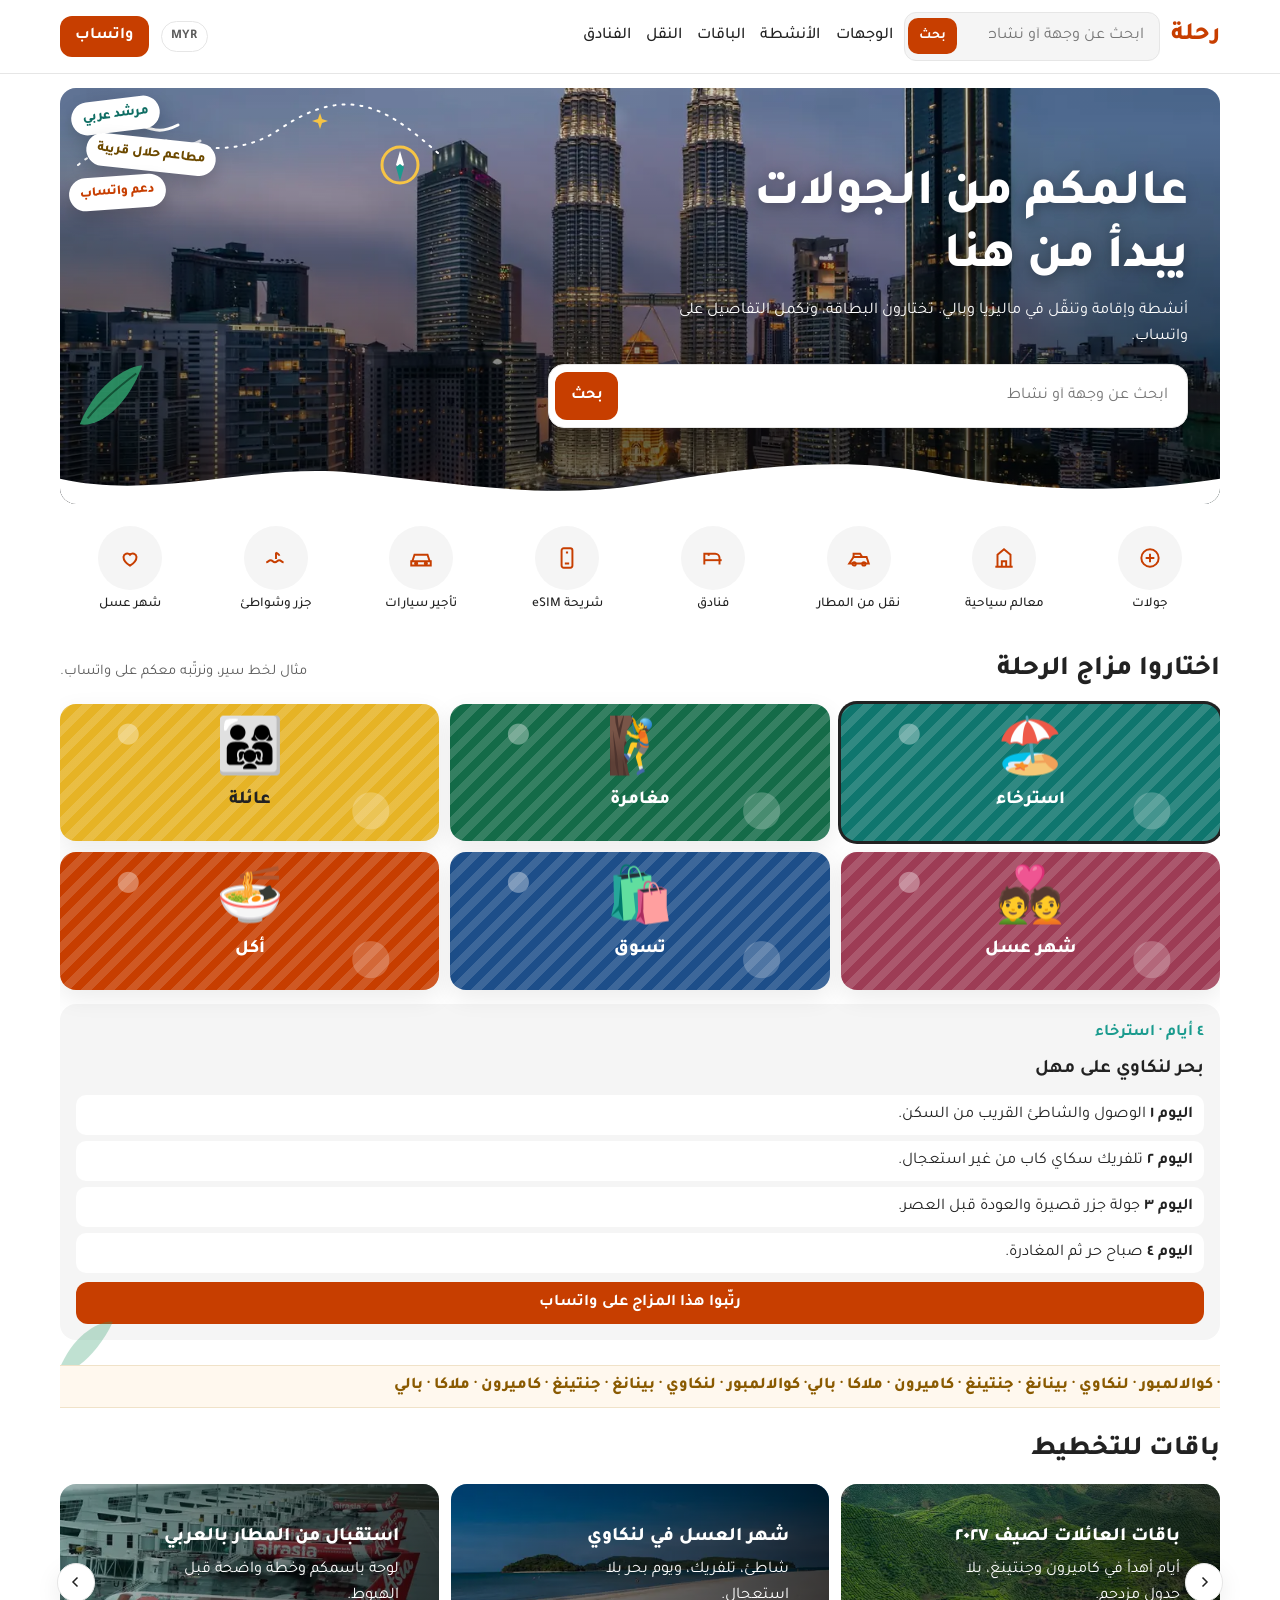
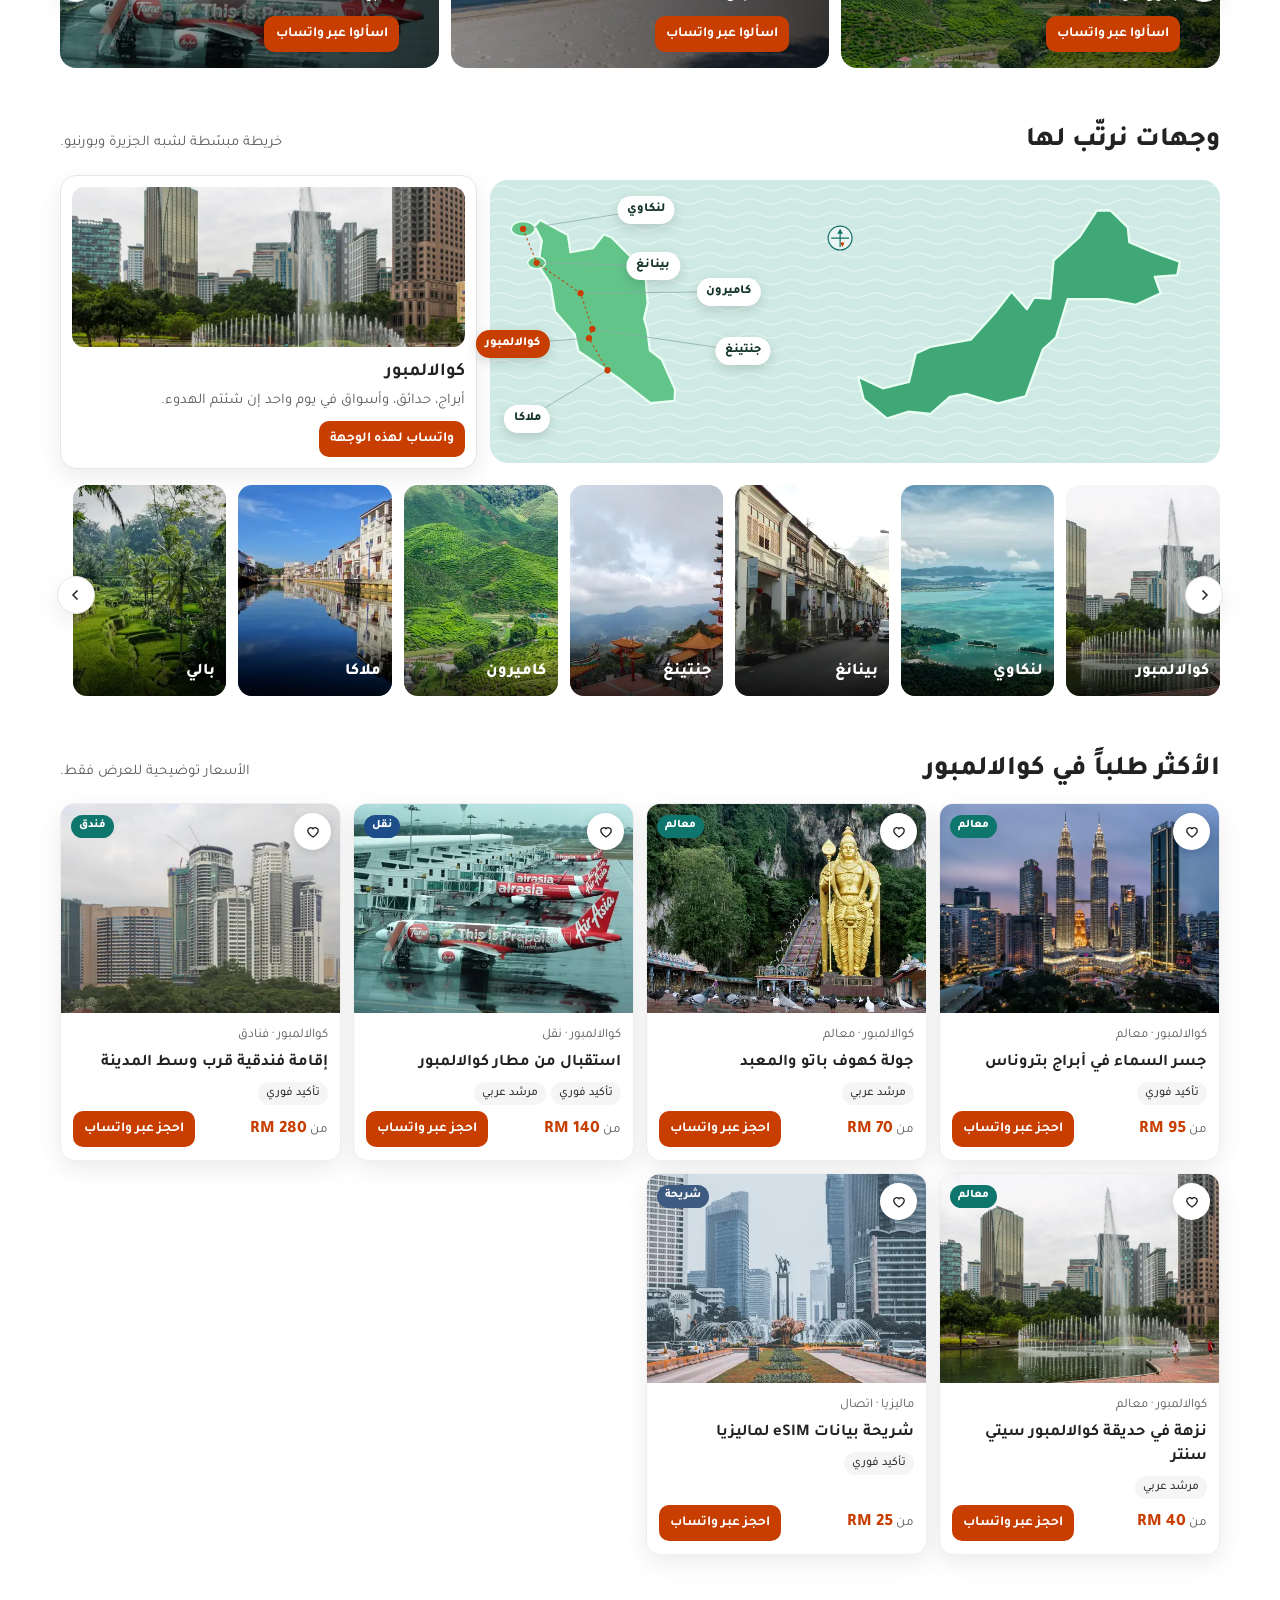
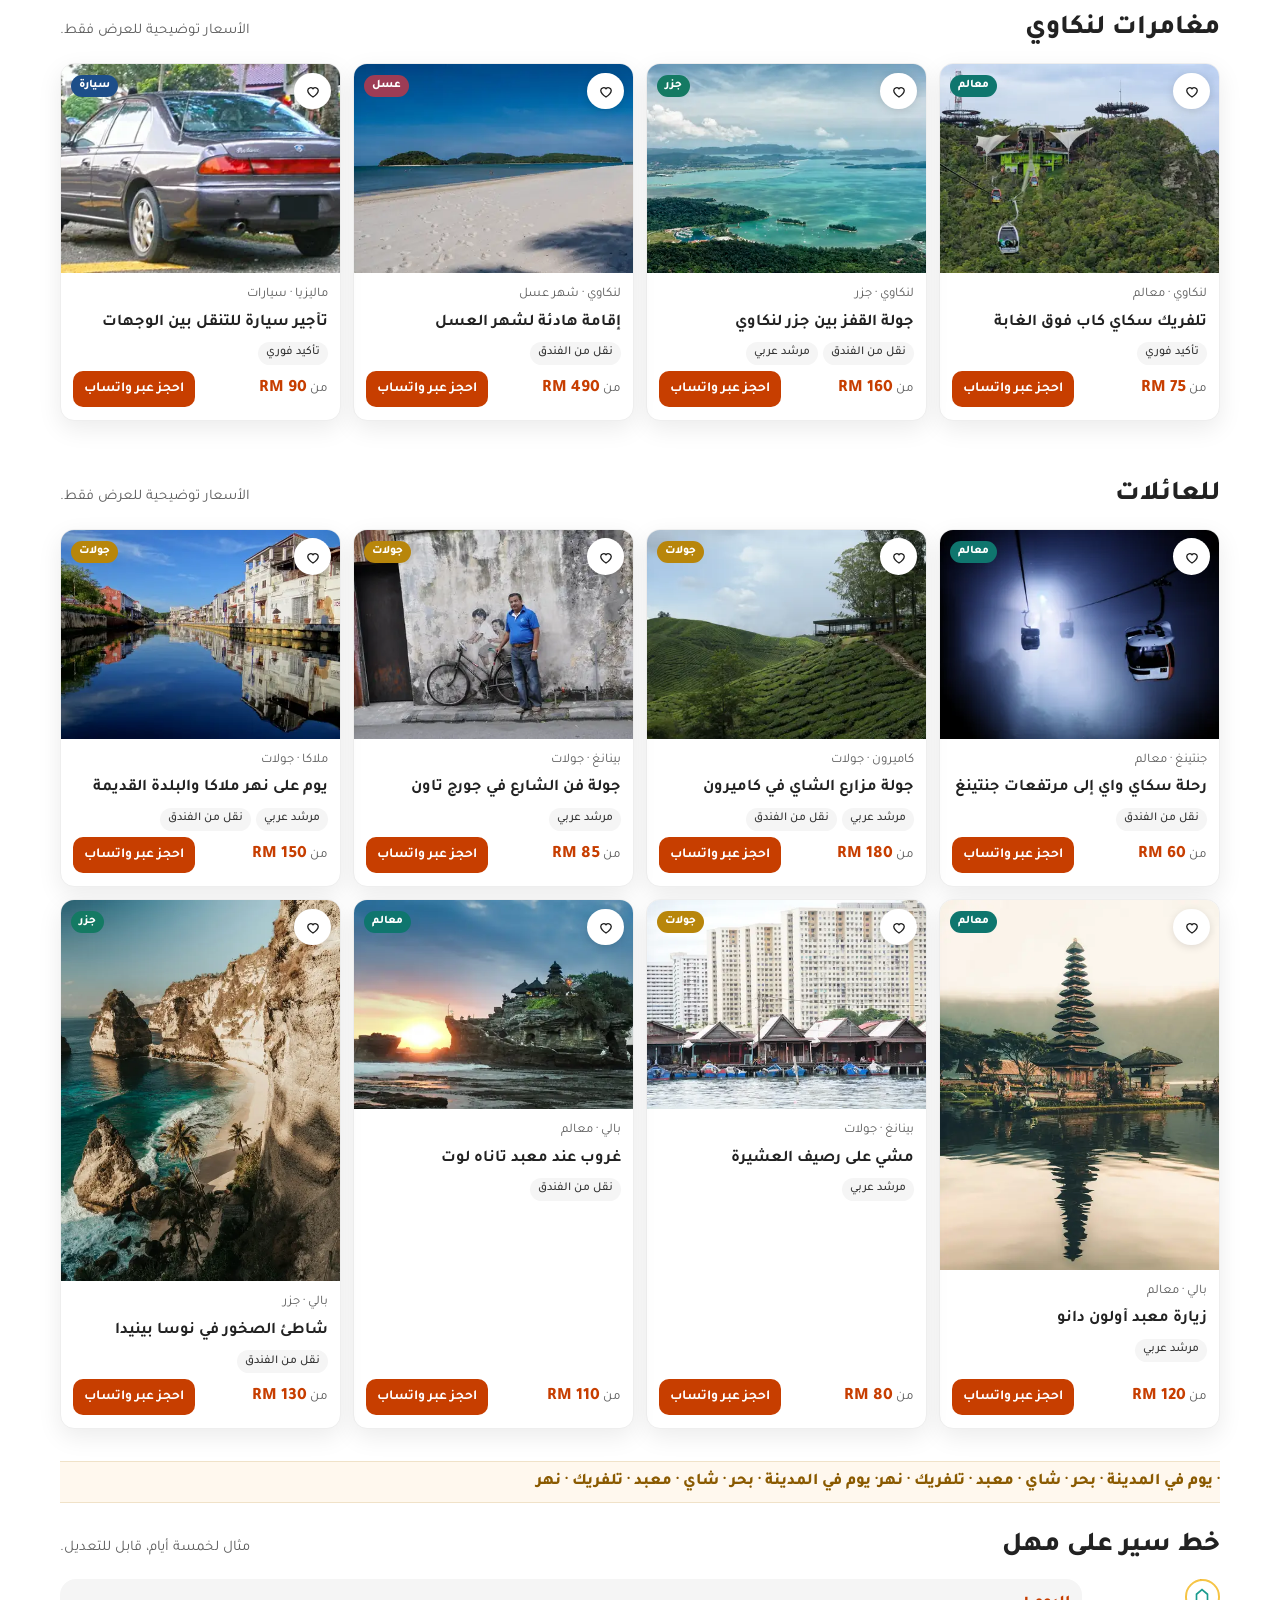
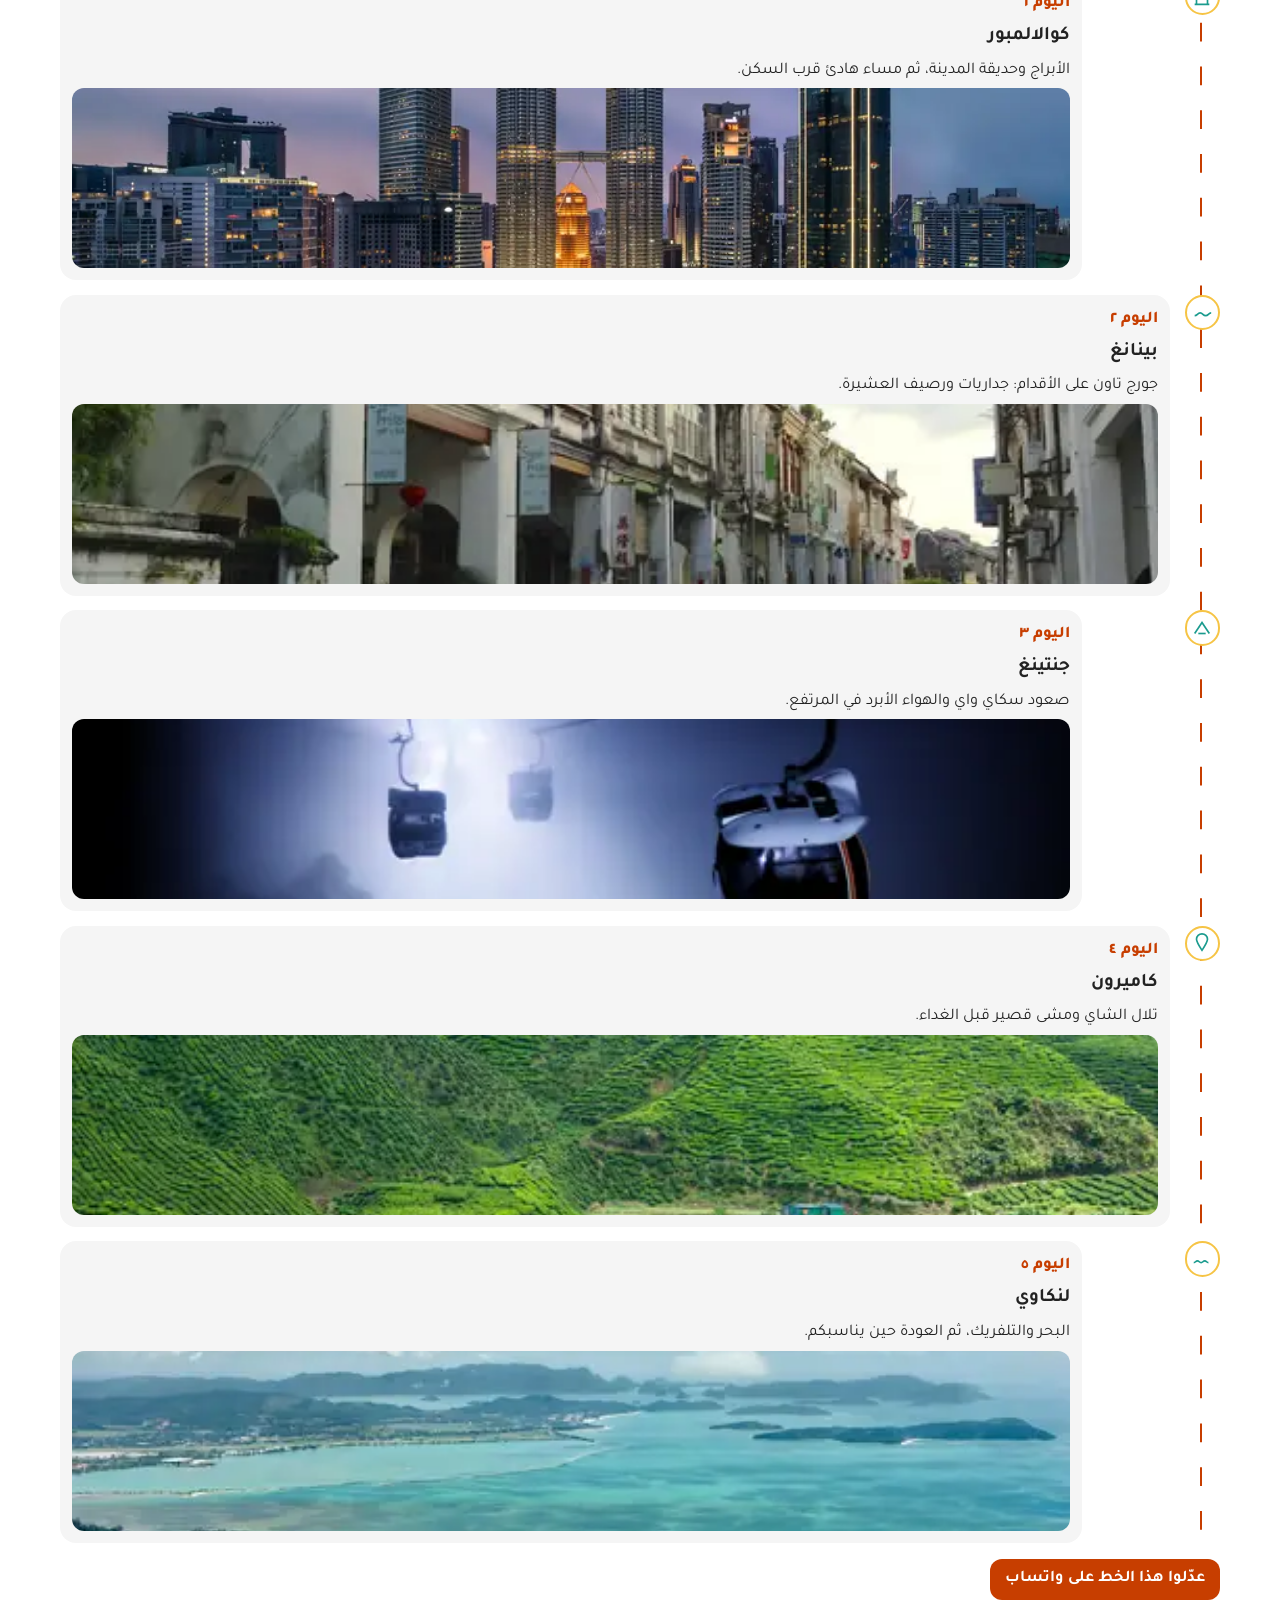
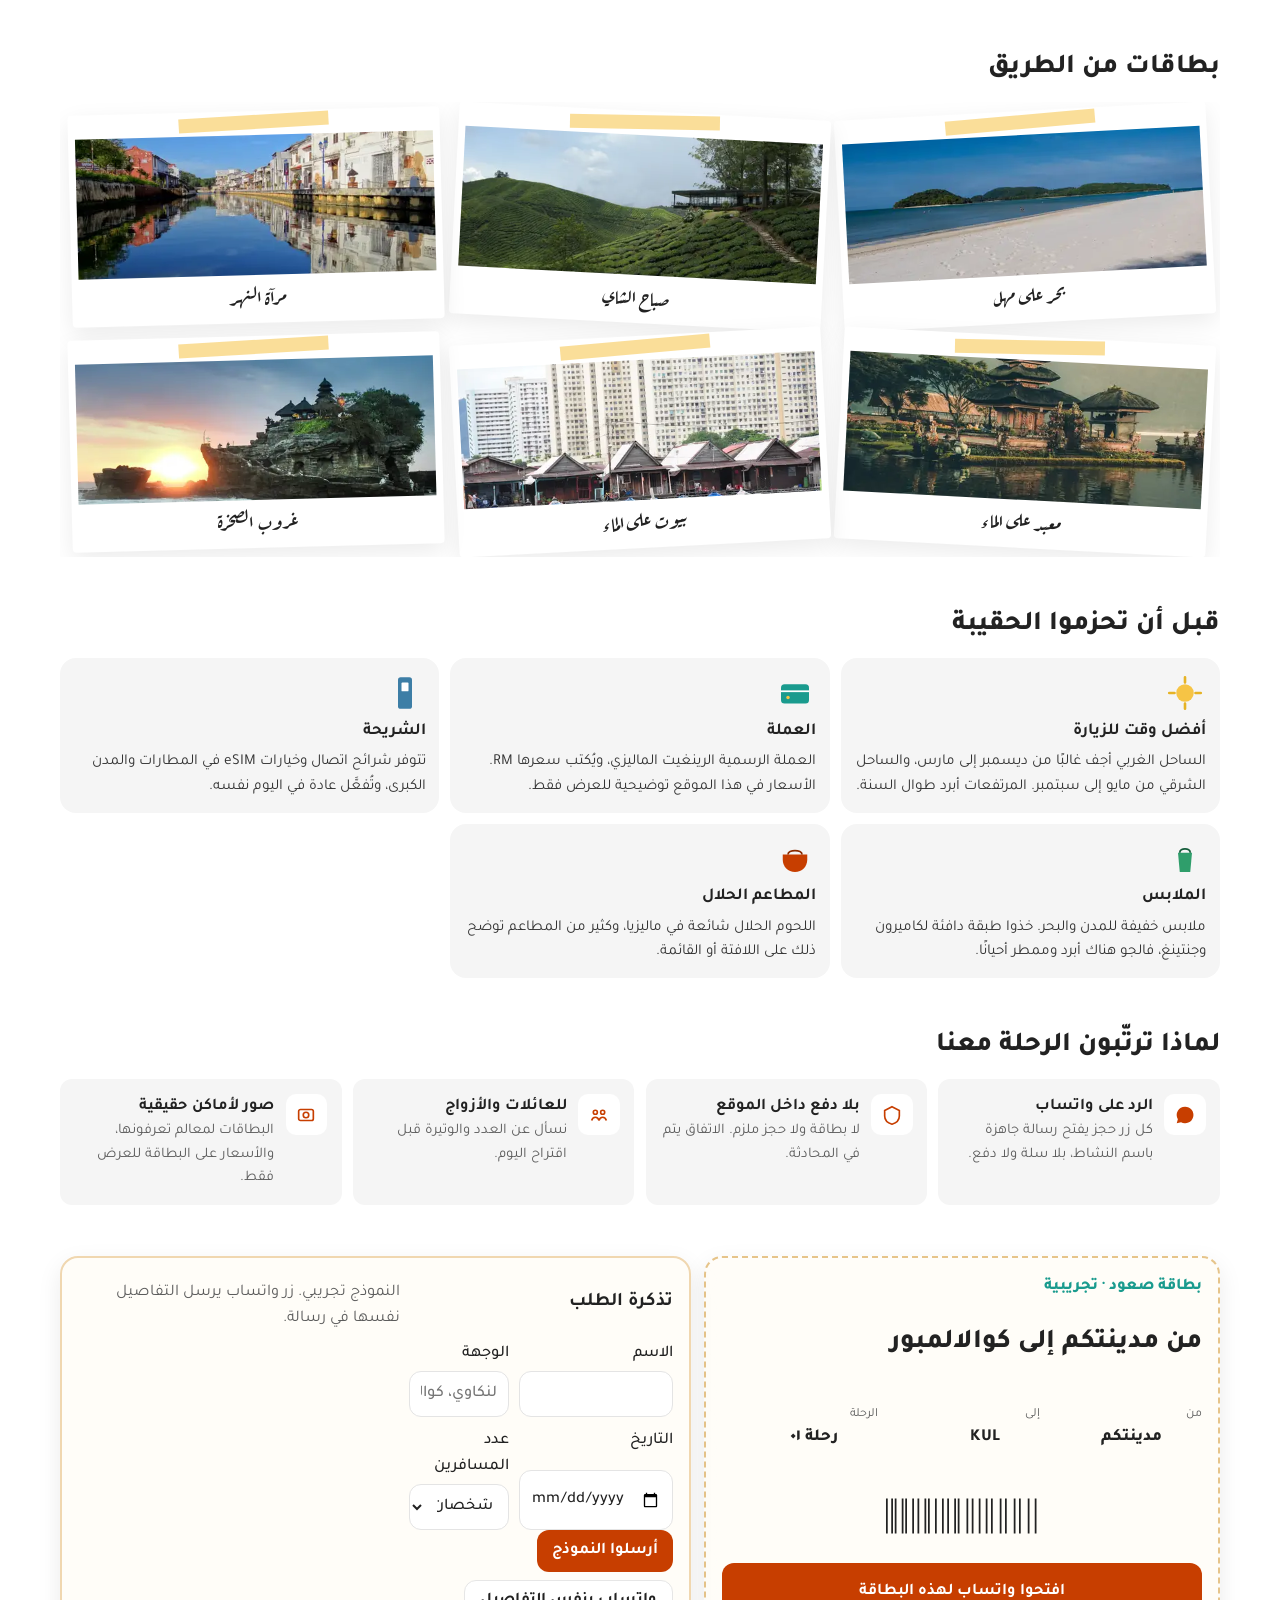
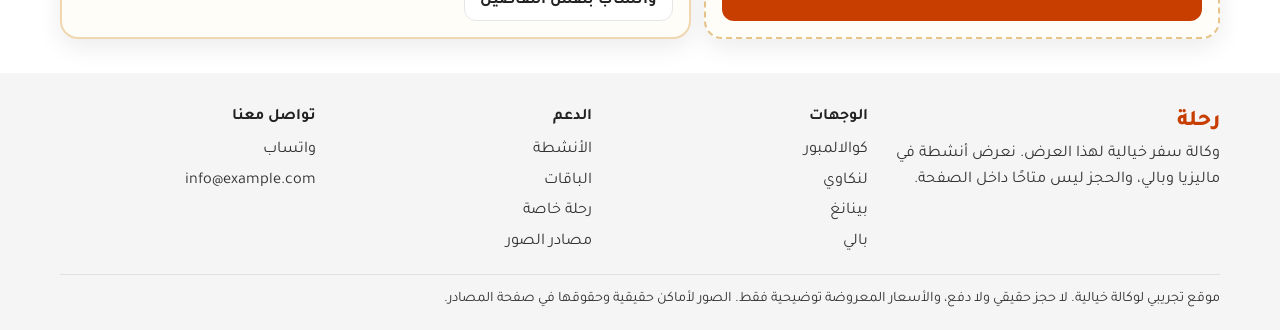
<file: index.html>
<!DOCTYPE html>
<html lang="ar" dir="rtl">
<head>
  <meta charset="utf-8">
  <meta name="viewport" content="width=device-width, initial-scale=1">
  <title>رحلة | أنشطة ورحلات في ماليزيا وبالي</title>
  <meta name="description" content="رحلة موقع تجريبي لترتيب أنشطة في كوالالمبور ولنكاوي وبينانغ وجنتينغ وكاميرون وملاكا وبالي. الحجز عبر واتساب، والأسعار توضيحية للعرض فقط.">
  <link rel="canonical" href="https://mohammedbagowabair.github.io/Rihla-Arabic-Travel-Landing-Page/">
  <meta name="theme-color" content="#C73E00">
  <meta name="robots" content="index,follow">
  <meta property="og:type" content="website">
  <meta property="og:locale" content="ar_AR">
  <meta property="og:title" content="رحلة | أنشطة ورحلات في ماليزيا وبالي">
  <meta property="og:description" content="اختاروا نشاطًا واكتبوا لنا على واتساب. موقع تجريبي بلا دفع ولا حجز فوري.">
  <meta property="og:url" content="https://mohammedbagowabair.github.io/Rihla-Arabic-Travel-Landing-Page/">
  <meta property="og:image" content="https://mohammedbagowabair.github.io/Rihla-Arabic-Travel-Landing-Page/img/og.webp">
  <meta property="og:image:width" content="1200">
  <meta property="og:image:height" content="630">
  <meta property="og:image:alt" content="أبراج بتروناس في كوالالمبور عند الغروب.">
  <meta name="twitter:card" content="summary_large_image">
  <meta name="twitter:title" content="رحلة | أنشطة ورحلات في ماليزيا وبالي">
  <meta name="twitter:description" content="أنشطة تجريبية في ماليزيا وبالي، والحجز يتم برسالة واتساب.">
  <meta name="twitter:image" content="https://mohammedbagowabair.github.io/Rihla-Arabic-Travel-Landing-Page/img/og.webp">
  <meta name="twitter:image:alt" content="أبراج بتروناس في كوالالمبور عند الغروب.">
  <link rel="icon" href="favicon.svg" type="image/svg+xml">
  <link rel="preconnect" href="https://fonts.googleapis.com">
  <link rel="preconnect" href="https://fonts.gstatic.com" crossorigin>
  <link rel="stylesheet" href="https://fonts.googleapis.com/css2?family=Aref+Ruqaa:wght@400;700&family=Tajawal:wght@400;500;700;800&display=swap">
  <script>document.documentElement.classList.add("js");</script>
  <link rel="preload" as="image" href="img/hero-800.webp" imagesrcset="img/hero-800.webp 800w, img/hero-1400.webp 1400w" imagesizes="100vw">
  <link rel="stylesheet" href="css/styles.css">
</head>
<body>
  <a class="skip" href="#main">تخطّي إلى المحتوى</a>
  <header class="site-header" id="top">
    <div class="bar">
      <a class="logo" href="#top">رحلة</a>
      <form class="header-search mini-search js-find" role="search">
        <label class="visually-hidden" for="q-header">ابحث عن وجهة أو نشاط</label>
        <input class="js-q" id="q-header" type="search" name="q" placeholder="ابحث عن وجهة أو نشاط" autocomplete="off">
        <button class="btn btn--sm" type="submit">بحث</button>
      </form>
      <nav class="nav" aria-label="الأقسام">
        <a href="#destinations">الوجهات</a>
        <a href="#activities">الأنشطة</a>
        <a href="#packages">الباقات</a>
        <a href="#activities" data-jump="transfer">النقل</a>
        <a href="#activities" data-jump="hotels">الفنادق</a>
      </nav>
      <span class="currency">MYR</span>
      <a class="btn header-cta" href="https://wa.me/967783964784?text=%D9%85%D8%B1%D8%AD%D8%A8%D9%8B%D8%A7%D8%8C%20%D9%84%D8%AF%D9%8A%20%D8%A7%D8%B3%D8%AA%D9%81%D8%B3%D8%A7%D8%B1%20%D8%B9%D9%86%20%D8%B1%D8%AD%D9%84%D8%A9%20%D9%85%D8%B9%20%D9%88%D9%83%D8%A7%D9%84%D8%A9%20%D8%B1%D8%AD%D9%84%D8%A9." target="_blank" rel="noopener noreferrer">واتساب</a>
    </div>
  </header>

  <main id="main">
    <div class="wrap">
      <section class="hero" aria-labelledby="hero-title">
        <img class="hero__media" src="img/hero-800.webp" srcset="img/hero-800.webp 800w, img/hero-1400.webp 1400w" sizes="100vw" width="1400" height="941" alt="أبراج بتروناس في كوالالمبور عند الغروب." fetchpriority="high" decoding="async">
        <div class="hero__shade" aria-hidden="true"></div>
        <div class="hero__art" aria-hidden="true">
          <div class="flightbox">
            <svg viewBox="0 0 380 96" width="380" height="96">
              <path d="M8 70 C 70 18, 140 82, 210 34 S 320 16, 368 58" fill="none" stroke="#fff" stroke-width="2" stroke-dasharray="2 7" stroke-linecap="round"/>
              <circle cx="28" cy="24" r="12" fill="#f6c445"/>
              <circle cx="36" cy="18" r="10" fill="rgba(255,255,255,.2)"/>
              <path d="M70 30c16 7 24 7 38 0" fill="none" stroke="#fff" stroke-width="3" stroke-linecap="round"/>
              <path d="M96 46c14 6 22 6 34 0" fill="none" stroke="#fff" stroke-width="3" stroke-linecap="round" opacity=".75"/>
              <path d="M250 18l2 6 6 2-6 2-2 6-2-6-6-2 6-2z" fill="#f6c445"/>
              <g fill="#fff">
                <path d="M0 0l14 4-4 3 6 1-2 3-5-1-2 4-3-5-5 1 1-5z"/>
                <animateMotion dur="9s" repeatCount="indefinite" rotate="auto" path="M8 70 C 70 18, 140 82, 210 34 S 320 16, 368 58"/>
              </g>
              <circle cx="330" cy="70" r="18" fill="none" stroke="#f6c445" stroke-width="3"/>
              <path d="M330 56l4 14-4 3-4-3z" fill="#fff"/>
              <path d="M330 86l-4-14 4-3 4 3z" fill="#1a9b8e"/>
            </svg>
          </div>
          <svg class="leaf leaf--hero" viewBox="0 0 80 80" width="78" height="78"><path d="M10 70C30 20 70 8 74 10 60 50 30 74 10 70z" fill="#2f9e6b"/><path d="M18 64c16-20 34-34 50-46" fill="none" stroke="#145c3a" stroke-width="2"/></svg>
        </div>
        <div class="stickers" aria-hidden="true">
          <span class="sticker sticker--a">مرشد عربي</span>
          <span class="sticker sticker--b">مطاعم حلال قريبة</span>
          <span class="sticker sticker--c">دعم واتساب</span>
        </div>
        <div class="hero__content">
          <h1 id="hero-title">عالمكم من الجولات<br>يبدأ من هنا</h1>
          <p>أنشطة وإقامة وتنقّل في ماليزيا وبالي. تختارون البطاقة، ونكمل التفاصيل على واتساب.</p>
          <form class="find js-find" role="search">
            <label class="visually-hidden" for="q-hero">ابحث عن وجهة أو نشاط</label>
            <input class="js-q" id="q-hero" type="search" name="q" placeholder="ابحث عن وجهة أو نشاط" autocomplete="off">
            <button class="btn" type="submit">بحث</button>
          </form>
        </div>
        <svg class="wave" viewBox="0 0 1440 70" preserveAspectRatio="none" aria-hidden="true"><path fill="#fff" d="M0 36c120 28 240-20 360-8s240 36 360 16 240-40 360-16 240 28 360 8v34H0z"/></svg>
      </section>

      <section class="cats" aria-label="تصنيفات الأنشطة">
        <div class="cat-row">
          <button class="cat" type="button" data-cat="tours" aria-pressed="false"><span aria-hidden="true"><svg width="26" height="26" viewBox="0 0 24 24" fill="none" stroke="currentColor" stroke-width="1.8"><circle cx="12" cy="12" r="8"/><path d="M12 8v8M8 12h8"/></svg></span>جولات</button>
          <button class="cat" type="button" data-cat="sights" aria-pressed="false"><span aria-hidden="true"><svg width="26" height="26" viewBox="0 0 24 24" fill="none" stroke="currentColor" stroke-width="1.8"><path d="M4 20h16M6 20V9l6-5 6 5v11"/><path d="M10 20v-5h4v5"/></svg></span>معالم سياحية</button>
          <button class="cat" type="button" data-cat="transfer" aria-pressed="false"><span aria-hidden="true"><svg width="26" height="26" viewBox="0 0 24 24" fill="none" stroke="currentColor" stroke-width="1.8"><path d="M3 17h18l-2-6H7L3 17z"/><circle cx="7.5" cy="17.5" r="1.5"/><circle cx="16.5" cy="17.5" r="1.5"/><path d="M7 11V8h6l2 3"/></svg></span>نقل من المطار</button>
          <button class="cat" type="button" data-cat="hotels" aria-pressed="false"><span aria-hidden="true"><svg width="26" height="26" viewBox="0 0 24 24" fill="none" stroke="currentColor" stroke-width="1.8"><path d="M4 18V8h10a4 4 0 0 1 4 4v6"/><path d="M4 14h16"/><path d="M8 10V8"/></svg></span>فنادق</button>
          <button class="cat" type="button" data-cat="esim" aria-pressed="false"><span aria-hidden="true"><svg width="26" height="26" viewBox="0 0 24 24" fill="none" stroke="currentColor" stroke-width="1.8"><rect x="7" y="3" width="10" height="18" rx="2"/><path d="M11 7h2M10 17h4"/></svg></span>شريحة eSIM</button>
          <button class="cat" type="button" data-cat="cars" aria-pressed="false"><span aria-hidden="true"><svg width="26" height="26" viewBox="0 0 24 24" fill="none" stroke="currentColor" stroke-width="1.8"><path d="M4 15l2-6h12l2 6"/><path d="M3 15h18v4H3z"/><circle cx="7.5" cy="17" r="1"/><circle cx="16.5" cy="17" r="1"/></svg></span>تأجير سيارات</button>
          <button class="cat" type="button" data-cat="islands" aria-pressed="false"><span aria-hidden="true"><svg width="26" height="26" viewBox="0 0 24 24" fill="none" stroke="currentColor" stroke-width="1.8"><path d="M3 16c2 0 2-2 4-2s2 2 4 2 2-2 4-2 2 2 4 2"/><path d="M12 13V7"/><path d="M12 7c2 1 3 2 3 3"/></svg></span>جزر وشواطئ</button>
          <button class="cat" type="button" data-cat="honeymoon" aria-pressed="false"><span aria-hidden="true"><svg width="26" height="26" viewBox="0 0 24 24" fill="none" stroke="currentColor" stroke-width="1.8"><path d="M12 19s-6-3.6-6-8a3.5 3.5 0 0 1 6-2 3.5 3.5 0 0 1 6 2c0 4.4-6 8-6 8z"/></svg></span>شهر عسل</button>
        </div>
      </section>

      <section class="section mood" id="moods" aria-labelledby="mood-title">
        <svg class="leaf leaf--corner" viewBox="0 0 80 80" aria-hidden="true"><path d="M8 72C28 18 70 6 76 10 58 48 28 76 8 72z" fill="#2f9e6b" opacity=".85"/></svg>
        <div class="section-head">
          <h2 id="mood-title">اختاروا مزاج الرحلة</h2>
          <p class="demo-note">مثال لخط سير، ونرتّبه معكم على واتساب.</p>
        </div>
        <div class="mood-grid">
          <button class="mood-tile is-on" type="button" data-mood="relax" aria-pressed="true" style="--tile:#0f766e"><span class="ico" aria-hidden="true">🏖️</span><span>استرخاء</span></button>
          <button class="mood-tile" type="button" data-mood="adventure" aria-pressed="false" style="--tile:#146b48"><span class="ico" aria-hidden="true">🧗</span><span>مغامرة</span></button>
          <button class="mood-tile" type="button" data-mood="family" aria-pressed="false" style="--tile:#e6b325"><span class="ico" aria-hidden="true">👨‍👩‍👧</span><span>عائلة</span></button>
          <button class="mood-tile" type="button" data-mood="honeymoon" aria-pressed="false" style="--tile:#9d3c55"><span class="ico" aria-hidden="true">💑</span><span>شهر عسل</span></button>
          <button class="mood-tile" type="button" data-mood="shop" aria-pressed="false" style="--tile:#1d4e89"><span class="ico" aria-hidden="true">🛍️</span><span>تسوق</span></button>
          <button class="mood-tile" type="button" data-mood="food" aria-pressed="false" style="--tile:#c73e00"><span class="ico" aria-hidden="true">🍜</span><span>أكل</span></button>
        </div>
        <article class="itinerary" id="mood-plan" aria-live="polite">
          <p class="itinerary__kicker" id="mood-kicker">٤ أيام · استرخاء</p>
          <h3 id="mood-name">بحر لنكاوي على مهل</h3>
          <ol class="days" id="mood-days">
            <li><strong>اليوم ١</strong> الوصول والشاطئ القريب من السكن.</li>
            <li><strong>اليوم ٢</strong> تلفريك سكاي كاب من غير استعجال.</li>
            <li><strong>اليوم ٣</strong> جولة جزر قصيرة والعودة قبل العصر.</li>
            <li><strong>اليوم ٤</strong> صباح حر ثم المغادرة.</li>
          </ol>
          <a class="btn" id="mood-wa" href="https://wa.me/967783964784?text=%D9%85%D8%B1%D8%AD%D8%A8%D9%8B%D8%A7%D8%8C%20%D8%A3%D9%88%D8%AF%20%D8%B1%D8%AD%D9%84%D8%A9%20%D8%A8%D9%85%D8%B2%D8%A7%D8%AC%20%D8%A7%D9%84%D8%A7%D8%B3%D8%AA%D8%B1%D8%AE%D8%A7%D8%A1." target="_blank" rel="noopener noreferrer">رتّبوا هذا المزاج على واتساب</a>
        </article>
      </section>

      <div class="marquee" aria-hidden="true"><div class="marquee__track"><span>كوالالمبور · لنكاوي · بينانغ · جنتينغ · كاميرون · ملاكا · بالي · </span><span>كوالالمبور · لنكاوي · بينانغ · جنتينغ · كاميرون · ملاكا · بالي · </span></div></div>

      <section class="section" id="packages" aria-labelledby="promo-title">
        <div class="section-head">
          <h2 id="promo-title">باقات للتخطيط</h2>
        </div>
        <div class="rail-wrap">
          <button class="arrow arrow--prev" type="button" data-rail="promo-rail" data-dir="-1" aria-label="السابق"><svg width="18" height="18" viewBox="0 0 24 24" fill="none" stroke="currentColor" stroke-width="2"><path d="M10 6l6 6-6 6"/></svg></button>
          <div class="rail" id="promo-rail">
            <article class="promo">
              <img src="img/cameron-520.webp" srcset="img/cameron-520.webp 520w, img/cameron-960.webp 960w" sizes="(max-width: 719px) 86vw, 34vw" width="960" height="640" alt="تلال الشاي في مرتفعات كاميرون." loading="lazy" decoding="async">
              <div class="promo__shade" aria-hidden="true"></div>
              <div class="promo__copy">
                <h3>باقات العائلات لصيف ٢٠٢٧</h3>
                <p>أيام أهدأ في كاميرون وجنتينغ، بلا جدول مزدحم.</p>
                <a class="btn btn--sm" href="https://wa.me/967783964784?text=%D9%85%D8%B1%D8%AD%D8%A8%D9%8B%D8%A7%D8%8C%20%D8%A3%D9%88%D8%AF%20%D8%A7%D9%84%D8%B3%D8%A4%D8%A7%D9%84%20%D8%B9%D9%86%20%D8%A8%D8%A7%D9%82%D8%A7%D8%AA%20%D8%A7%D9%84%D8%B9%D8%A7%D8%A6%D9%84%D8%A7%D8%AA%20%D9%84%D8%B5%D9%8A%D9%81%20%D9%A2%D9%A0%D9%A2%D9%A7." target="_blank" rel="noopener noreferrer">اسألوا عبر واتساب</a>
              </div>
            </article>
            <article class="promo">
              <img src="img/beach-520.webp" srcset="img/beach-520.webp 520w, img/beach-960.webp 960w" sizes="(max-width: 719px) 86vw, 34vw" width="960" height="641" alt="شاطئ رملي في لنكاوي." loading="lazy" decoding="async">
              <div class="promo__shade" aria-hidden="true"></div>
              <div class="promo__copy">
                <h3>شهر العسل في لنكاوي</h3>
                <p>شاطئ، تلفريك، ويوم بحر بلا استعجال.</p>
                <a class="btn btn--sm" href="https://wa.me/967783964784?text=%D9%85%D8%B1%D8%AD%D8%A8%D9%8B%D8%A7%D8%8C%20%D8%A3%D9%88%D8%AF%20%D8%AD%D8%AC%D8%B2%3A%20%D8%B4%D9%87%D8%B1%20%D8%A7%D9%84%D8%B9%D8%B3%D9%84%20%D9%81%D9%8A%20%D9%84%D9%86%D9%83%D8%A7%D9%88%D9%8A." target="_blank" rel="noopener noreferrer">اسألوا عبر واتساب</a>
              </div>
            </article>
            <article class="promo">
              <img src="img/klia-480.webp" srcset="img/klia-480.webp 480w, img/klia-800.webp 800w" sizes="(max-width: 719px) 86vw, 34vw" width="800" height="600" alt="طائرات على بوابة مطار كوالالمبور." loading="lazy" decoding="async">
              <div class="promo__shade" aria-hidden="true"></div>
              <div class="promo__copy">
                <h3>استقبال من المطار بالعربي</h3>
                <p>لوحة باسمكم وخطة واضحة قبل الهبوط.</p>
                <a class="btn btn--sm" href="https://wa.me/967783964784?text=%D9%85%D8%B1%D8%AD%D8%A8%D9%8B%D8%A7%D8%8C%20%D8%A3%D9%88%D8%AF%20%D8%A7%D9%84%D8%B3%D8%A4%D8%A7%D9%84%20%D8%B9%D9%86%20%D8%A7%D8%B3%D8%AA%D9%82%D8%A8%D8%A7%D9%84%20%D9%85%D9%86%20%D8%A7%D9%84%D9%85%D8%B7%D8%A7%D8%B1%20%D8%A8%D8%A7%D9%84%D8%B9%D8%B1%D8%A8%D9%8A%D8%A9." target="_blank" rel="noopener noreferrer">اسألوا عبر واتساب</a>
              </div>
            </article>
          </div>
          <button class="arrow arrow--next" type="button" data-rail="promo-rail" data-dir="1" aria-label="التالي"><svg width="18" height="18" viewBox="0 0 24 24" fill="none" stroke="currentColor" stroke-width="2"><path d="M14 6l-6 6 6 6"/></svg></button>
        </div>
      </section>

      <section class="section" id="destinations" aria-labelledby="dest-title">
        <div class="section-head">
          <h2 id="dest-title">وجهات نرتّب لها</h2>
          <p class="demo-note">خريطة مبسّطة لشبه الجزيرة وبورنيو.</p>
        </div>
        <div class="map-layout">
          <div class="map-stage">
            <svg class="map-svg" viewBox="0 0 980 380" role="img" aria-label="خريطة مبسّطة لماليزيا: شبه الجزيرة وبورنيو">
              <defs>
                <pattern id="seaWaves" width="56" height="18" patternUnits="userSpaceOnUse">
                  <path d="M0 11 Q14 4 28 11 T56 11" fill="none" stroke="rgba(255,255,255,.55)" stroke-width="1.3"/>
                </pattern>
              </defs>
              <rect width="980" height="380" rx="24" fill="#cfeae4"/>
              <rect width="980" height="380" rx="24" fill="url(#seaWaves)"/>
              <path fill="#63c48a" stroke="#e9fff4" stroke-width="3" stroke-linejoin="round" d="M104.5 73.7 L108.1 97 L138.1 91.6 L152.9 72.9 L163.3 77.2 L190.1 104.5 L209.1 134.9 L211.7 165.5 L206.9 186.1 L211.3 201.7 L214.6 228.6 L230.6 241.1 L248.5 281.2 L247.6 296.5 L215.4 299.5 L172.5 265.9 L118.8 229.9 L113.5 206.8 L87.3 176.5 L81 138.9 L64.7 114.2 L69.6 81.1 L59.6 61.9 L67.5 53.8 Z"/>
              <path fill="#3fa876" stroke="#e9fff4" stroke-width="3" stroke-linejoin="round" d="M900.4 152 L867 167.5 L827.7 159.8 L775.5 159.8 L759.8 211.4 L742.3 227.2 L719.1 290.3 L682.1 299.9 L639.2 287.2 L617.4 291.2 L591 314.1 L562 310.9 L532.7 320.1 L501.7 294.5 L494.1 264.1 L527.4 279.7 L562.4 271.2 L571.6 232.8 L590.9 224.2 L645.3 214.4 L677.9 178.5 L700.1 149.9 L720.8 173.4 L730.3 157.9 L752 159.3 L754.6 130.4 L756.7 108 L791.6 76.5 L814.5 41 L832.9 40.9 L856.2 63.8 L858.2 83.5 L888.1 96.2 L926 109.8 L922.7 127.6 L892.3 129.9 Z"/>
              <ellipse cx="44.4" cy="65.7" rx="16" ry="10" fill="#63c48a" stroke="#e9fff4" stroke-width="2"/>
              <ellipse cx="62.6" cy="111.1" rx="12" ry="8" fill="#63c48a" stroke="#e9fff4" stroke-width="2"/>
              <polyline points="44.4,65.7 62.6,111.1 121.5,151.9 137.4,200 132.9,212.3 157.8,255.4" fill="none" stroke="#c73e00" stroke-width="1.6" stroke-dasharray="2 5" stroke-linecap="round" opacity=".85"/>
              <line x1="210" y1="40" x2="44.4" y2="65.7" stroke="#8aa8a2" stroke-width="1"/>
              <line x1="220" y1="115" x2="62.6" y2="111.1" stroke="#8aa8a2" stroke-width="1"/>
              <line x1="320" y1="150" x2="121.5" y2="151.9" stroke="#8aa8a2" stroke-width="1"/>
              <line x1="340" y1="230" x2="137.4" y2="200" stroke="#8aa8a2" stroke-width="1"/>
              <line x1="30" y1="220" x2="132.9" y2="212.3" stroke="#8aa8a2" stroke-width="1"/>
              <line x1="50" y1="320" x2="157.8" y2="255.4" stroke="#8aa8a2" stroke-width="1"/>
              <g fill="#c73e00">
                <circle cx="44.4" cy="65.7" r="4.2"/>
                <circle cx="62.6" cy="111.1" r="4.2"/>
                <circle cx="121.5" cy="151.9" r="4.2"/>
                <circle cx="137.4" cy="200" r="4.2"/>
                <circle cx="132.9" cy="212.3" r="4.2"/>
                <circle cx="157.8" cy="255.4" r="4.2"/>
              </g>
              <g transform="translate(470 78)" fill="none" stroke="#0f6e64" stroke-width="1.6">
                <circle r="16" fill="rgba(255,255,255,.55)"/>
                <path d="M0 -12 V12 M-12 0 H12" />
                <path d="M0 -12 l4 6 h-8 z" fill="#0f6e64" stroke="none"/>
                <path d="M0 6 h6 l-3 6 z" fill="#c73e00" stroke="none"/>
              </g>
            </svg>
            <button class="pin is-on" type="button" style="--x:3.1%;--y:57.9%" data-pin="kl" aria-pressed="true">كوالالمبور</button>
            <button class="pin" type="button" style="--x:21.4%;--y:10.5%" data-pin="lang" aria-pressed="false">لنكاوي</button>
            <button class="pin" type="button" style="--x:22.4%;--y:30.3%" data-pin="penang" aria-pressed="false">بينانغ</button>
            <button class="pin" type="button" style="--x:34.7%;--y:60.5%" data-pin="genting" aria-pressed="false">جنتينغ</button>
            <button class="pin" type="button" style="--x:32.7%;--y:39.5%" data-pin="cameron" aria-pressed="false">كاميرون</button>
            <button class="pin" type="button" style="--x:5.1%;--y:84.2%" data-pin="malacca" aria-pressed="false">ملاكا</button>
          </div>
          <article class="map-card" id="map-card">
            <img id="map-photo" src="img/klcc-520.webp" srcset="img/klcc-520.webp 520w, img/klcc-960.webp 960w" width="960" height="640" alt="حديقة وأبراج في كوالالمبور.">
            <div>
              <h3 id="map-name">كوالالمبور</h3>
              <p id="map-text">أبراج، حدائق، وأسواق في يوم واحد إن شئتم الهدوء.</p>
              <a class="btn btn--sm" id="map-wa" href="https://wa.me/967783964784?text=%D9%85%D8%B1%D8%AD%D8%A8%D9%8B%D8%A7%D8%8C%20%D8%A3%D9%88%D8%AF%20%D8%A7%D9%84%D8%AA%D8%AE%D8%B7%D9%8A%D8%B7%20%D9%84%D8%B2%D9%8A%D8%A7%D8%B1%D8%A9%20%D9%83%D9%88%D8%A7%D9%84%D8%A7%D9%84%D9%85%D8%A8%D9%88%D8%B1." target="_blank" rel="noopener noreferrer">واتساب لهذه الوجهة</a>
            </div>
          </article>
        </div>
        <div class="rail-wrap">
          <button class="arrow arrow--prev" type="button" data-rail="dest-rail" data-dir="-1" aria-label="السابق"><svg width="18" height="18" viewBox="0 0 24 24" fill="none" stroke="currentColor" stroke-width="2"><path d="M10 6l6 6-6 6"/></svg></button>
          <div class="rail" id="dest-rail">
            <figure class="dest"><img src="img/klcc-520.webp" srcset="img/klcc-520.webp 520w, img/klcc-960.webp 960w" sizes="160px" width="960" height="640" alt="نافورة وحديقة بين أبراج كوالالمبور." loading="lazy" decoding="async"><figcaption>كوالالمبور</figcaption></figure>
            <figure class="dest"><img src="img/langkawi-520.webp" srcset="img/langkawi-520.webp 520w, img/langkawi-960.webp 960w" sizes="160px" width="960" height="635" alt="ساحل لنكاوي والجزر من الجو." loading="lazy" decoding="async"><figcaption>لنكاوي</figcaption></figure>
            <figure class="dest"><img src="img/penang-520.webp" srcset="img/penang-520.webp 520w, img/penang-960.webp 960w" sizes="160px" width="960" height="720" alt="شارع في جورج تاون ببينانغ." loading="lazy" decoding="async"><figcaption>بينانغ</figcaption></figure>
            <figure class="dest"><img src="img/genting-520.webp" srcset="img/genting-520.webp 520w, img/genting-960.webp 960w" sizes="160px" width="960" height="638" alt="معبد تشين سوي في مرتفعات جنتينغ." loading="lazy" decoding="async"><figcaption>جنتينغ</figcaption></figure>
            <figure class="dest"><img src="img/cameron-520.webp" srcset="img/cameron-520.webp 520w, img/cameron-960.webp 960w" sizes="160px" width="960" height="640" alt="وديان الشاي في مرتفعات كاميرون." loading="lazy" decoding="async"><figcaption>كاميرون</figcaption></figure>
            <figure class="dest"><img src="img/malacca-480.webp" srcset="img/malacca-480.webp 480w, img/malacca-800.webp 800w" sizes="160px" width="800" height="600" alt="بيوت على نهر ملاكا وانعكاسها في الماء." loading="lazy" decoding="async"><figcaption>ملاكا</figcaption></figure>
            <figure class="dest"><img src="img/bali-520.webp" srcset="img/bali-520.webp 520w, img/bali-960.webp 960w" sizes="160px" width="960" height="640" alt="مدرجات الأرز في بالي." loading="lazy" decoding="async"><figcaption>بالي</figcaption></figure>
          </div>
          <button class="arrow arrow--next" type="button" data-rail="dest-rail" data-dir="1" aria-label="التالي"><svg width="18" height="18" viewBox="0 0 24 24" fill="none" stroke="currentColor" stroke-width="2"><path d="M14 6l-6 6 6 6"/></svg></button>
        </div>
      </section>

      <div id="activities">
        <p id="search-status" class="visually-hidden" aria-live="polite"></p>

        <section class="section" data-block aria-labelledby="kl-title">
          <div class="section-head">
            <h2 id="kl-title">الأكثر طلباً في كوالالمبور</h2>
            <p class="demo-note">الأسعار توضيحية للعرض فقط.</p>
          </div>
          <div class="cards">
            <article class="card" data-cat="sights" data-q="جسر السماء أبراج بتروناس كوالالمبور petronas skybridge">
              <div class="card__media">
                <img src="img/hero-800.webp" srcset="img/hero-800.webp 800w, img/hero-1400.webp 1400w" sizes="(max-width: 1019px) 78vw, 25vw" width="1400" height="941" alt="أبراج بتروناس والجسر بينهما عند الغروب." loading="lazy" decoding="async">
                <button class="fav" type="button" data-fav="petronas" aria-pressed="false" aria-label="حفظ جسر السماء في المفضلة"><svg width="18" height="18" viewBox="0 0 24 24" fill="none" stroke="currentColor" stroke-width="1.8"><path d="M12 20s-7-4.4-7-9a4 4 0 0 1 7-2 4 4 0 0 1 7 2c0 4.6-7 9-7 9z"/></svg></button>
              </div>
              <div class="card__body">
                <p class="card__meta">كوالالمبور · معالم</p>
                <h3>جسر السماء في أبراج بتروناس</h3>
                <div class="chips"><span class="chip">تأكيد فوري</span></div>
                <div class="card__foot">
                  <p class="price">من <strong>RM 95</strong></p>
                  <a class="btn btn--sm" href="https://wa.me/967783964784?text=%D9%85%D8%B1%D8%AD%D8%A8%D9%8B%D8%A7%D8%8C%20%D8%A3%D9%88%D8%AF%20%D8%AD%D8%AC%D8%B2%3A%20%D8%AC%D8%B3%D8%B1%20%D8%A7%D9%84%D8%B3%D9%85%D8%A7%D8%A1%20%D9%81%D9%8A%20%D8%A3%D8%A8%D8%B1%D8%A7%D8%AC%20%D8%A8%D8%AA%D8%B1%D9%88%D9%86%D8%A7%D8%B3." target="_blank" rel="noopener noreferrer">احجز عبر واتساب</a>
                </div>
              </div>
            </article>
            <article class="card" data-cat="sights" data-q="كهوف باتو كوالالمبور batu caves">
              <div class="card__media">
                <img src="img/batu-520.webp" srcset="img/batu-520.webp 520w, img/batu-960.webp 960w" sizes="(max-width: 1019px) 78vw, 25vw" width="960" height="695" alt="تمثال ذهبي ودرج كهوف باتو." loading="lazy" decoding="async">
                <button class="fav" type="button" data-fav="batu" aria-pressed="false" aria-label="حفظ كهوف باتو في المفضلة"><svg width="18" height="18" viewBox="0 0 24 24" fill="none" stroke="currentColor" stroke-width="1.8"><path d="M12 20s-7-4.4-7-9a4 4 0 0 1 7-2 4 4 0 0 1 7 2c0 4.6-7 9-7 9z"/></svg></button>
              </div>
              <div class="card__body">
                <p class="card__meta">كوالالمبور · معالم</p>
                <h3>جولة كهوف باتو والمعبد</h3>
                <div class="chips"><span class="chip">مرشد عربي</span></div>
                <div class="card__foot">
                  <p class="price">من <strong>RM 70</strong></p>
                  <a class="btn btn--sm" href="https://wa.me/967783964784?text=%D9%85%D8%B1%D8%AD%D8%A8%D9%8B%D8%A7%D8%8C%20%D8%A3%D9%88%D8%AF%20%D8%AD%D8%AC%D8%B2%3A%20%D8%AC%D9%88%D9%84%D8%A9%20%D9%83%D9%87%D9%88%D9%81%20%D8%A8%D8%A7%D8%AA%D9%88." target="_blank" rel="noopener noreferrer">احجز عبر واتساب</a>
                </div>
              </div>
            </article>
            <article class="card" data-cat="transfer" data-q="مطار كوالالمبور نقل استقبال klia airport transfer">
              <div class="card__media">
                <img src="img/klia-480.webp" srcset="img/klia-480.webp 480w, img/klia-800.webp 800w" sizes="(max-width: 1019px) 78vw, 25vw" width="800" height="600" alt="مبنى مطار كوالالمبور وطائرات على البوابات." loading="lazy" decoding="async">
                <button class="fav" type="button" data-fav="klia" aria-pressed="false" aria-label="حفظ الاستقبال من المطار في المفضلة"><svg width="18" height="18" viewBox="0 0 24 24" fill="none" stroke="currentColor" stroke-width="1.8"><path d="M12 20s-7-4.4-7-9a4 4 0 0 1 7-2 4 4 0 0 1 7 2c0 4.6-7 9-7 9z"/></svg></button>
              </div>
              <div class="card__body">
                <p class="card__meta">كوالالمبور · نقل</p>
                <h3>استقبال من مطار كوالالمبور</h3>
                <div class="chips"><span class="chip">تأكيد فوري</span><span class="chip">مرشد عربي</span></div>
                <div class="card__foot">
                  <p class="price">من <strong>RM 140</strong></p>
                  <a class="btn btn--sm" href="https://wa.me/967783964784?text=%D9%85%D8%B1%D8%AD%D8%A8%D9%8B%D8%A7%D8%8C%20%D8%A3%D9%88%D8%AF%20%D8%AD%D8%AC%D8%B2%3A%20%D8%A7%D8%B3%D8%AA%D9%82%D8%A8%D8%A7%D9%84%20%D9%85%D9%86%20%D9%85%D8%B7%D8%A7%D8%B1%20%D9%83%D9%88%D8%A7%D9%84%D8%A7%D9%84%D9%85%D8%A8%D9%88%D8%B1." target="_blank" rel="noopener noreferrer">احجز عبر واتساب</a>
                </div>
              </div>
            </article>
            <article class="card" data-cat="hotels" data-q="فندق كوالالمبور إقامة hotel kl">
              <div class="card__media">
                <img src="img/hotel-480.webp" srcset="img/hotel-480.webp 480w, img/hotel-800.webp 800w" sizes="(max-width: 1019px) 78vw, 25vw" width="800" height="533" alt="أبراج فنادق في وسط كوالالمبور." loading="lazy" decoding="async">
                <button class="fav" type="button" data-fav="hotel" aria-pressed="false" aria-label="حفظ الإقامة الفندقية في المفضلة"><svg width="18" height="18" viewBox="0 0 24 24" fill="none" stroke="currentColor" stroke-width="1.8"><path d="M12 20s-7-4.4-7-9a4 4 0 0 1 7-2 4 4 0 0 1 7 2c0 4.6-7 9-7 9z"/></svg></button>
              </div>
              <div class="card__body">
                <p class="card__meta">كوالالمبور · فنادق</p>
                <h3>إقامة فندقية قرب وسط المدينة</h3>
                <div class="chips"><span class="chip">تأكيد فوري</span></div>
                <div class="card__foot">
                  <p class="price">من <strong>RM 280</strong></p>
                  <a class="btn btn--sm" href="https://wa.me/967783964784?text=%D9%85%D8%B1%D8%AD%D8%A8%D9%8B%D8%A7%D8%8C%20%D8%A3%D9%88%D8%AF%20%D8%AD%D8%AC%D8%B2%3A%20%D8%A5%D9%82%D8%A7%D9%85%D8%A9%20%D9%81%D9%86%D8%AF%D9%82%D9%8A%D8%A9%20%D9%81%D9%8A%20%D9%83%D9%88%D8%A7%D9%84%D8%A7%D9%84%D9%85%D8%A8%D9%88%D8%B1." target="_blank" rel="noopener noreferrer">احجز عبر واتساب</a>
                </div>
              </div>
            </article>
            <article class="card" data-cat="sights" data-q="حديقة كوالالمبور سيتي سنتر klcc park">
              <div class="card__media">
                <img src="img/klcc-520.webp" srcset="img/klcc-520.webp 520w, img/klcc-960.webp 960w" sizes="(max-width: 1019px) 78vw, 25vw" width="960" height="640" alt="نافورة حديقة كوالالمبور سيتي سنتر." loading="lazy" decoding="async">
                <button class="fav" type="button" data-fav="klcc" aria-pressed="false" aria-label="حفظ حديقة المدينة في المفضلة"><svg width="18" height="18" viewBox="0 0 24 24" fill="none" stroke="currentColor" stroke-width="1.8"><path d="M12 20s-7-4.4-7-9a4 4 0 0 1 7-2 4 4 0 0 1 7 2c0 4.6-7 9-7 9z"/></svg></button>
              </div>
              <div class="card__body">
                <p class="card__meta">كوالالمبور · معالم</p>
                <h3>نزهة في حديقة كوالالمبور سيتي سنتر</h3>
                <div class="chips"><span class="chip">مرشد عربي</span></div>
                <div class="card__foot">
                  <p class="price">من <strong>RM 40</strong></p>
                  <a class="btn btn--sm" href="https://wa.me/967783964784?text=%D9%85%D8%B1%D8%AD%D8%A8%D9%8B%D8%A7%D8%8C%20%D8%A3%D9%88%D8%AF%20%D8%AD%D8%AC%D8%B2%3A%20%D9%86%D8%B2%D9%87%D8%A9%20%D9%81%D9%8A%20%D8%AD%D8%AF%D9%8A%D9%82%D8%A9%20%D9%83%D9%88%D8%A7%D9%84%D8%A7%D9%84%D9%85%D8%A8%D9%88%D8%B1%20%D8%B3%D9%8A%D8%AA%D9%8A%20%D8%B3%D9%86%D8%AA%D8%B1." target="_blank" rel="noopener noreferrer">احجز عبر واتساب</a>
                </div>
              </div>
            </article>
            <article class="card" data-cat="esim" data-q="شريحة esim بيانات ماليزيا sim">
              <div class="card__media">
                <img src="img/kl-520.webp" srcset="img/kl-520.webp 520w, img/kl-960.webp 960w" sizes="(max-width: 1019px) 78vw, 25vw" width="960" height="640" alt="شارع وأبراج في كوالالمبور، حيث تُستخدم شريحة البيانات." loading="lazy" decoding="async">
                <button class="fav" type="button" data-fav="esim" aria-pressed="false" aria-label="حفظ شريحة البيانات في المفضلة"><svg width="18" height="18" viewBox="0 0 24 24" fill="none" stroke="currentColor" stroke-width="1.8"><path d="M12 20s-7-4.4-7-9a4 4 0 0 1 7-2 4 4 0 0 1 7 2c0 4.6-7 9-7 9z"/></svg></button>
              </div>
              <div class="card__body">
                <p class="card__meta">ماليزيا · اتصال</p>
                <h3>شريحة بيانات eSIM لماليزيا</h3>
                <div class="chips"><span class="chip">تأكيد فوري</span></div>
                <div class="card__foot">
                  <p class="price">من <strong>RM 25</strong></p>
                  <a class="btn btn--sm" href="https://wa.me/967783964784?text=%D9%85%D8%B1%D8%AD%D8%A8%D9%8B%D8%A7%D8%8C%20%D8%A3%D9%88%D8%AF%20%D8%AD%D8%AC%D8%B2%3A%20%D8%B4%D8%B1%D9%8A%D8%AD%D8%A9%20%D8%A8%D9%8A%D8%A7%D9%86%D8%A7%D8%AA%20%D9%84%D9%85%D8%A7%D9%84%D9%8A%D8%B2%D9%8A%D8%A7." target="_blank" rel="noopener noreferrer">احجز عبر واتساب</a>
                </div>
              </div>
            </article>
          </div>
        </section>

        <section class="section" data-block aria-labelledby="lang-title">
          <div class="section-head">
            <h2 id="lang-title">مغامرات لنكاوي</h2>
            <p class="demo-note">الأسعار توضيحية للعرض فقط.</p>
          </div>
          <div class="cards">
            <article class="card" data-cat="sights" data-q="تلفريك سكاي كاب لنكاوي skycab cable car">
              <div class="card__media">
                <img src="img/skycab-480.webp" srcset="img/skycab-480.webp 480w, img/skycab-800.webp 800w" sizes="(max-width: 1019px) 78vw, 25vw" width="800" height="533" alt="عربات تلفريك سكاي كاب فوق غابة لنكاوي." loading="lazy" decoding="async">
                <button class="fav" type="button" data-fav="skycab" aria-pressed="false" aria-label="حفظ سكاي كاب في المفضلة"><svg width="18" height="18" viewBox="0 0 24 24" fill="none" stroke="currentColor" stroke-width="1.8"><path d="M12 20s-7-4.4-7-9a4 4 0 0 1 7-2 4 4 0 0 1 7 2c0 4.6-7 9-7 9z"/></svg></button>
              </div>
              <div class="card__body">
                <p class="card__meta">لنكاوي · معالم</p>
                <h3>تلفريك سكاي كاب فوق الغابة</h3>
                <div class="chips"><span class="chip">تأكيد فوري</span></div>
                <div class="card__foot">
                  <p class="price">من <strong>RM 75</strong></p>
                  <a class="btn btn--sm" href="https://wa.me/967783964784?text=%D9%85%D8%B1%D8%AD%D8%A8%D9%8B%D8%A7%D8%8C%20%D8%A3%D9%88%D8%AF%20%D8%AD%D8%AC%D8%B2%3A%20%D8%AA%D9%84%D9%81%D8%B1%D9%8A%D9%83%20%D8%B3%D9%83%D8%A7%D9%8A%20%D9%83%D8%A7%D8%A8%20%D9%81%D9%8A%20%D9%84%D9%86%D9%83%D8%A7%D9%88%D9%8A." target="_blank" rel="noopener noreferrer">احجز عبر واتساب</a>
                </div>
              </div>
            </article>
            <article class="card" data-cat="islands" data-q="جزر لنكاوي قارب island hopping">
              <div class="card__media">
                <img src="img/langkawi-520.webp" srcset="img/langkawi-520.webp 520w, img/langkawi-960.webp 960w" sizes="(max-width: 1019px) 78vw, 25vw" width="960" height="635" alt="جزر صغيرة ومياه فيروزية حول لنكاوي." loading="lazy" decoding="async">
                <button class="fav" type="button" data-fav="islands" aria-pressed="false" aria-label="حفظ جولة الجزر في المفضلة"><svg width="18" height="18" viewBox="0 0 24 24" fill="none" stroke="currentColor" stroke-width="1.8"><path d="M12 20s-7-4.4-7-9a4 4 0 0 1 7-2 4 4 0 0 1 7 2c0 4.6-7 9-7 9z"/></svg></button>
              </div>
              <div class="card__body">
                <p class="card__meta">لنكاوي · جزر</p>
                <h3>جولة القفز بين جزر لنكاوي</h3>
                <div class="chips"><span class="chip">نقل من الفندق</span><span class="chip">مرشد عربي</span></div>
                <div class="card__foot">
                  <p class="price">من <strong>RM 160</strong></p>
                  <a class="btn btn--sm" href="https://wa.me/967783964784?text=%D9%85%D8%B1%D8%AD%D8%A8%D9%8B%D8%A7%D8%8C%20%D8%A3%D9%88%D8%AF%20%D8%AD%D8%AC%D8%B2%3A%20%D8%AC%D9%88%D9%84%D8%A9%20%D8%A7%D9%84%D8%AC%D8%B2%D8%B1%20%D9%81%D9%8A%20%D9%84%D9%86%D9%83%D8%A7%D9%88%D9%8A." target="_blank" rel="noopener noreferrer">احجز عبر واتساب</a>
                </div>
              </div>
            </article>
            <article class="card" data-cat="honeymoon" data-q="شهر عسل لنكاوي شاطئ honeymoon beach">
              <div class="card__media">
                <img src="img/beach-520.webp" srcset="img/beach-520.webp 520w, img/beach-960.webp 960w" sizes="(max-width: 1019px) 78vw, 25vw" width="960" height="641" alt="رمال بيضاء وبحر هادئ في لنكاوي." loading="lazy" decoding="async">
                <button class="fav" type="button" data-fav="honeymoon" aria-pressed="false" aria-label="حفظ شهر العسل في المفضلة"><svg width="18" height="18" viewBox="0 0 24 24" fill="none" stroke="currentColor" stroke-width="1.8"><path d="M12 20s-7-4.4-7-9a4 4 0 0 1 7-2 4 4 0 0 1 7 2c0 4.6-7 9-7 9z"/></svg></button>
              </div>
              <div class="card__body">
                <p class="card__meta">لنكاوي · شهر عسل</p>
                <h3>إقامة هادئة لشهر العسل</h3>
                <div class="chips"><span class="chip">نقل من الفندق</span></div>
                <div class="card__foot">
                  <p class="price">من <strong>RM 490</strong></p>
                  <a class="btn btn--sm" href="https://wa.me/967783964784?text=%D9%85%D8%B1%D8%AD%D8%A8%D9%8B%D8%A7%D8%8C%20%D8%A3%D9%88%D8%AF%20%D8%AD%D8%AC%D8%B2%3A%20%D8%B4%D9%87%D8%B1%20%D8%A7%D9%84%D8%B9%D8%B3%D9%84%20%D9%81%D9%8A%20%D9%84%D9%86%D9%83%D8%A7%D9%88%D9%8A." target="_blank" rel="noopener noreferrer">احجز عبر واتساب</a>
                </div>
              </div>
            </article>
            <article class="card" data-cat="cars" data-q="تأجير سيارة ماليزيا لنكاوي car rental proton">
              <div class="card__media">
                <img src="img/car-480.webp" srcset="img/car-480.webp 480w, img/car-800.webp 800w" sizes="(max-width: 1019px) 78vw, 25vw" width="800" height="417" alt="سيارة بروتون متوقفة في ماليزيا." loading="lazy" decoding="async">
                <button class="fav" type="button" data-fav="car" aria-pressed="false" aria-label="حفظ تأجير السيارة في المفضلة"><svg width="18" height="18" viewBox="0 0 24 24" fill="none" stroke="currentColor" stroke-width="1.8"><path d="M12 20s-7-4.4-7-9a4 4 0 0 1 7-2 4 4 0 0 1 7 2c0 4.6-7 9-7 9z"/></svg></button>
              </div>
              <div class="card__body">
                <p class="card__meta">ماليزيا · سيارات</p>
                <h3>تأجير سيارة للتنقل بين الوجهات</h3>
                <div class="chips"><span class="chip">تأكيد فوري</span></div>
                <div class="card__foot">
                  <p class="price">من <strong>RM 90</strong></p>
                  <a class="btn btn--sm" href="https://wa.me/967783964784?text=%D9%85%D8%B1%D8%AD%D8%A8%D9%8B%D8%A7%D8%8C%20%D8%A3%D9%88%D8%AF%20%D8%AD%D8%AC%D8%B2%3A%20%D8%AA%D8%A3%D8%AC%D9%8A%D8%B1%20%D8%B3%D9%8A%D8%A7%D8%B1%D8%A9%20%D9%81%D9%8A%20%D9%85%D8%A7%D9%84%D9%8A%D8%B2%D9%8A%D8%A7." target="_blank" rel="noopener noreferrer">احجز عبر واتساب</a>
                </div>
              </div>
            </article>
          </div>
        </section>

        <section class="section" data-block aria-labelledby="fam-title">
          <div class="section-head">
            <h2 id="fam-title">للعائلات</h2>
            <p class="demo-note">الأسعار توضيحية للعرض فقط.</p>
          </div>
          <div class="cards">
            <article class="card" data-cat="sights" data-q="جنتينغ سكاي واي تلفريك genting skyway">
              <div class="card__media">
                <img src="img/gencable-480.webp" srcset="img/gencable-480.webp 480w, img/gencable-800.webp 800w" sizes="(max-width: 1019px) 78vw, 25vw" width="800" height="523" alt="عربات سكاي واي في ضباب مرتفعات جنتينغ." loading="lazy" decoding="async">
                <button class="fav" type="button" data-fav="genting" aria-pressed="false" aria-label="حفظ سكاي واي في المفضلة"><svg width="18" height="18" viewBox="0 0 24 24" fill="none" stroke="currentColor" stroke-width="1.8"><path d="M12 20s-7-4.4-7-9a4 4 0 0 1 7-2 4 4 0 0 1 7 2c0 4.6-7 9-7 9z"/></svg></button>
              </div>
              <div class="card__body">
                <p class="card__meta">جنتينغ · معالم</p>
                <h3>رحلة سكاي واي إلى مرتفعات جنتينغ</h3>
                <div class="chips"><span class="chip">نقل من الفندق</span></div>
                <div class="card__foot">
                  <p class="price">من <strong>RM 60</strong></p>
                  <a class="btn btn--sm" href="https://wa.me/967783964784?text=%D9%85%D8%B1%D8%AD%D8%A8%D9%8B%D8%A7%D8%8C%20%D8%A3%D9%88%D8%AF%20%D8%AD%D8%AC%D8%B2%3A%20%D8%B3%D9%83%D8%A7%D9%8A%20%D9%88%D8%A7%D9%8A%20%D8%AC%D9%86%D8%AA%D9%8A%D9%86%D8%BA." target="_blank" rel="noopener noreferrer">احجز عبر واتساب</a>
                </div>
              </div>
            </article>
            <article class="card" data-cat="tours" data-q="شاي كاميرون مزارع boh cameron tea">
              <div class="card__media">
                <img src="img/boh-520.webp" srcset="img/boh-520.webp 520w, img/boh-960.webp 960w" sizes="(max-width: 1019px) 78vw, 25vw" width="960" height="640" alt="مقهى على تلة شاي في مرتفعات كاميرون." loading="lazy" decoding="async">
                <button class="fav" type="button" data-fav="tea" aria-pressed="false" aria-label="حفظ جولة الشاي في المفضلة"><svg width="18" height="18" viewBox="0 0 24 24" fill="none" stroke="currentColor" stroke-width="1.8"><path d="M12 20s-7-4.4-7-9a4 4 0 0 1 7-2 4 4 0 0 1 7 2c0 4.6-7 9-7 9z"/></svg></button>
              </div>
              <div class="card__body">
                <p class="card__meta">كاميرون · جولات</p>
                <h3>جولة مزارع الشاي في كاميرون</h3>
                <div class="chips"><span class="chip">مرشد عربي</span><span class="chip">نقل من الفندق</span></div>
                <div class="card__foot">
                  <p class="price">من <strong>RM 180</strong></p>
                  <a class="btn btn--sm" href="https://wa.me/967783964784?text=%D9%85%D8%B1%D8%AD%D8%A8%D9%8B%D8%A7%D8%8C%20%D8%A3%D9%88%D8%AF%20%D8%AD%D8%AC%D8%B2%3A%20%D8%AC%D9%88%D9%84%D8%A9%20%D9%85%D8%B2%D8%A7%D8%B1%D8%B9%20%D8%A7%D9%84%D8%B4%D8%A7%D9%8A%20%D9%81%D9%8A%20%D9%83%D8%A7%D9%85%D9%8A%D8%B1%D9%88%D9%86." target="_blank" rel="noopener noreferrer">احجز عبر واتساب</a>
                </div>
              </div>
            </article>
            <article class="card" data-cat="tours" data-q="فن الشارع بينانغ جورج تاون street art penang">
              <div class="card__media">
                <img src="img/streetart-480.webp" srcset="img/streetart-480.webp 480w, img/streetart-800.webp 800w" sizes="(max-width: 1019px) 78vw, 25vw" width="800" height="531" alt="جدارية أطفال على دراجة في جورج تاون." loading="lazy" decoding="async">
                <button class="fav" type="button" data-fav="street" aria-pressed="false" aria-label="حفظ جولة فن الشارع في المفضلة"><svg width="18" height="18" viewBox="0 0 24 24" fill="none" stroke="currentColor" stroke-width="1.8"><path d="M12 20s-7-4.4-7-9a4 4 0 0 1 7-2 4 4 0 0 1 7 2c0 4.6-7 9-7 9z"/></svg></button>
              </div>
              <div class="card__body">
                <p class="card__meta">بينانغ · جولات</p>
                <h3>جولة فن الشارع في جورج تاون</h3>
                <div class="chips"><span class="chip">مرشد عربي</span></div>
                <div class="card__foot">
                  <p class="price">من <strong>RM 85</strong></p>
                  <a class="btn btn--sm" href="https://wa.me/967783964784?text=%D9%85%D8%B1%D8%AD%D8%A8%D9%8B%D8%A7%D8%8C%20%D8%A3%D9%88%D8%AF%20%D8%AD%D8%AC%D8%B2%3A%20%D8%AC%D9%88%D9%84%D8%A9%20%D9%81%D9%86%20%D8%A7%D9%84%D8%B4%D8%A7%D8%B1%D8%B9%20%D9%81%D9%8A%20%D8%A8%D9%8A%D9%86%D8%A7%D9%86%D8%BA." target="_blank" rel="noopener noreferrer">احجز عبر واتساب</a>
                </div>
              </div>
            </article>
            <article class="card" data-cat="tours" data-q="ملاكا نهر malacca melaka">
              <div class="card__media">
                <img src="img/malacca-480.webp" srcset="img/malacca-480.webp 480w, img/malacca-800.webp 800w" sizes="(max-width: 1019px) 78vw, 25vw" width="800" height="600" alt="واجهة البيوت على نهر ملاكا." loading="lazy" decoding="async">
                <button class="fav" type="button" data-fav="malacca" aria-pressed="false" aria-label="حفظ يوم ملاكا في المفضلة"><svg width="18" height="18" viewBox="0 0 24 24" fill="none" stroke="currentColor" stroke-width="1.8"><path d="M12 20s-7-4.4-7-9a4 4 0 0 1 7-2 4 4 0 0 1 7 2c0 4.6-7 9-7 9z"/></svg></button>
              </div>
              <div class="card__body">
                <p class="card__meta">ملاكا · جولات</p>
                <h3>يوم على نهر ملاكا والبلدة القديمة</h3>
                <div class="chips"><span class="chip">مرشد عربي</span><span class="chip">نقل من الفندق</span></div>
                <div class="card__foot">
                  <p class="price">من <strong>RM 150</strong></p>
                  <a class="btn btn--sm" href="https://wa.me/967783964784?text=%D9%85%D8%B1%D8%AD%D8%A8%D9%8B%D8%A7%D8%8C%20%D8%A3%D9%88%D8%AF%20%D8%AD%D8%AC%D8%B2%3A%20%D9%8A%D9%88%D9%85%20%D9%81%D9%8A%20%D9%85%D9%84%D8%A7%D9%83%D8%A7." target="_blank" rel="noopener noreferrer">احجز عبر واتساب</a>
                </div>
              </div>
            </article>
            <article class="card" data-cat="sights" data-q="أولون دانو بالي ulun danu bali">
              <div class="card__media">
                <img src="img/ulun-520.webp" srcset="img/ulun-520.webp 520w, img/ulun-960.webp 960w" sizes="(max-width: 1019px) 78vw, 25vw" width="960" height="1274" alt="معبد أولون دانو على البحيرة في بالي." loading="lazy" decoding="async">
                <button class="fav" type="button" data-fav="ulun" aria-pressed="false" aria-label="حفظ أولون دانو في المفضلة"><svg width="18" height="18" viewBox="0 0 24 24" fill="none" stroke="currentColor" stroke-width="1.8"><path d="M12 20s-7-4.4-7-9a4 4 0 0 1 7-2 4 4 0 0 1 7 2c0 4.6-7 9-7 9z"/></svg></button>
              </div>
              <div class="card__body">
                <p class="card__meta">بالي · معالم</p>
                <h3>زيارة معبد أولون دانو</h3>
                <div class="chips"><span class="chip">مرشد عربي</span></div>
                <div class="card__foot">
                  <p class="price">من <strong>RM 120</strong></p>
                  <a class="btn btn--sm" href="https://wa.me/967783964784?text=%D9%85%D8%B1%D8%AD%D8%A8%D9%8B%D8%A7%D8%8C%20%D8%A3%D9%88%D8%AF%20%D8%AD%D8%AC%D8%B2%3A%20%D9%85%D8%B9%D8%A8%D8%AF%20%D8%A3%D9%88%D9%84%D9%88%D9%86%20%D8%AF%D8%A7%D9%86%D9%88%20%D9%81%D9%8A%20%D8%A8%D8%A7%D9%84%D9%8A." target="_blank" rel="noopener noreferrer">احجز عبر واتساب</a>
                </div>
              </div>
            </article>
            <article class="card" data-cat="tours" data-q="رصيف العشيرة بينانغ clan jetty penang">
              <div class="card__media">
                <img src="img/jetty-520.webp" srcset="img/jetty-520.webp 520w, img/jetty-960.webp 960w" sizes="(max-width: 1019px) 78vw, 25vw" width="960" height="638" alt="بيوت خشبية على الماء في رصيف العشيرة." loading="lazy" decoding="async">
                <button class="fav" type="button" data-fav="jetty" aria-pressed="false" aria-label="حفظ رصيف العشيرة في المفضلة"><svg width="18" height="18" viewBox="0 0 24 24" fill="none" stroke="currentColor" stroke-width="1.8"><path d="M12 20s-7-4.4-7-9a4 4 0 0 1 7-2 4 4 0 0 1 7 2c0 4.6-7 9-7 9z"/></svg></button>
              </div>
              <div class="card__body">
                <p class="card__meta">بينانغ · جولات</p>
                <h3>مشي على رصيف العشيرة</h3>
                <div class="chips"><span class="chip">مرشد عربي</span></div>
                <div class="card__foot">
                  <p class="price">من <strong>RM 80</strong></p>
                  <a class="btn btn--sm" href="https://wa.me/967783964784?text=%D9%85%D8%B1%D8%AD%D8%A8%D9%8B%D8%A7%D8%8C%20%D8%A3%D9%88%D8%AF%20%D8%AD%D8%AC%D8%B2%3A%20%D8%B1%D8%B5%D9%8A%D9%81%20%D8%A7%D9%84%D8%B9%D8%B4%D9%8A%D8%B1%D8%A9%20%D9%81%D9%8A%20%D8%A8%D9%8A%D9%86%D8%A7%D9%86%D8%BA." target="_blank" rel="noopener noreferrer">احجز عبر واتساب</a>
                </div>
              </div>
            </article>
            <article class="card" data-cat="sights" data-q="تاناه لوت بالي tanah lot">
              <div class="card__media">
                <img src="img/tanah-520.webp" srcset="img/tanah-520.webp 520w, img/tanah-960.webp 960w" sizes="(max-width: 1019px) 78vw, 25vw" width="960" height="640" alt="معبد تاناه لوت على صخرة البحر عند الغروب." loading="lazy" decoding="async">
                <button class="fav" type="button" data-fav="tanah" aria-pressed="false" aria-label="حفظ تاناه لوت في المفضلة"><svg width="18" height="18" viewBox="0 0 24 24" fill="none" stroke="currentColor" stroke-width="1.8"><path d="M12 20s-7-4.4-7-9a4 4 0 0 1 7-2 4 4 0 0 1 7 2c0 4.6-7 9-7 9z"/></svg></button>
              </div>
              <div class="card__body">
                <p class="card__meta">بالي · معالم</p>
                <h3>غروب عند معبد تاناه لوت</h3>
                <div class="chips"><span class="chip">نقل من الفندق</span></div>
                <div class="card__foot">
                  <p class="price">من <strong>RM 110</strong></p>
                  <a class="btn btn--sm" href="https://wa.me/967783964784?text=%D9%85%D8%B1%D8%AD%D8%A8%D9%8B%D8%A7%D8%8C%20%D8%A3%D9%88%D8%AF%20%D8%AD%D8%AC%D8%B2%3A%20%D8%AA%D8%A7%D9%86%D8%A7%D9%87%20%D9%84%D9%88%D8%AA%20%D9%81%D9%8A%20%D8%A8%D8%A7%D9%84%D9%8A." target="_blank" rel="noopener noreferrer">احجز عبر واتساب</a>
                </div>
              </div>
            </article>
            <article class="card" data-cat="islands" data-q="نوسا بينيدا بالي شاطئ nusa penida">
              <div class="card__media">
                <img src="img/diamond-520.webp" srcset="img/diamond-520.webp 520w, img/diamond-960.webp 960w" sizes="(max-width: 1019px) 78vw, 25vw" width="960" height="1312" alt="شاطئ محصور بين صخور في نوسا بينيدا." loading="lazy" decoding="async">
                <button class="fav" type="button" data-fav="diamond" aria-pressed="false" aria-label="حفظ نوسا بينيدا في المفضلة"><svg width="18" height="18" viewBox="0 0 24 24" fill="none" stroke="currentColor" stroke-width="1.8"><path d="M12 20s-7-4.4-7-9a4 4 0 0 1 7-2 4 4 0 0 1 7 2c0 4.6-7 9-7 9z"/></svg></button>
              </div>
              <div class="card__body">
                <p class="card__meta">بالي · جزر</p>
                <h3>شاطئ الصخور في نوسا بينيدا</h3>
                <div class="chips"><span class="chip">نقل من الفندق</span></div>
                <div class="card__foot">
                  <p class="price">من <strong>RM 130</strong></p>
                  <a class="btn btn--sm" href="https://wa.me/967783964784?text=%D9%85%D8%B1%D8%AD%D8%A8%D9%8B%D8%A7%D8%8C%20%D8%A3%D9%88%D8%AF%20%D8%AD%D8%AC%D8%B2%3A%20%D8%B4%D8%A7%D8%B7%D8%A6%20%D9%86%D9%88%D8%B3%D8%A7%20%D8%A8%D9%8A%D9%86%D9%8A%D8%AF%D8%A7." target="_blank" rel="noopener noreferrer">احجز عبر واتساب</a>
                </div>
              </div>
            </article>
          </div>
        </section>

        <p id="empty" class="empty" hidden>لا توجد أنشطة مطابقة. اكتبوا ما تبحثون عنه في خانة البحث واضغطوا «بحث» لنرسل الطلب على واتساب، أو <a href="https://wa.me/967783964784?text=%D9%85%D8%B1%D8%AD%D8%A8%D9%8B%D8%A7%D8%8C%20%D9%84%D8%AF%D9%8A%20%D8%A7%D8%B3%D8%AA%D9%81%D8%B3%D8%A7%D8%B1%20%D8%B9%D9%86%20%D8%B1%D8%AD%D9%84%D8%A9%20%D9%85%D8%B9%20%D9%88%D9%83%D8%A7%D9%84%D8%A9%20%D8%B1%D8%AD%D9%84%D8%A9." target="_blank" rel="noopener noreferrer">راسلونا مباشرة</a>.</p>
      </div>

      <div class="marquee" aria-hidden="true"><div class="marquee__track"><span>يوم في المدينة · بحر · شاي · معبد · تلفريك · نهر · </span><span>يوم في المدينة · بحر · شاي · معبد · تلفريك · نهر · </span></div></div>

      <section class="section route-sec reveal" id="route" aria-labelledby="route-title">
        <div class="section-head">
          <h2 id="route-title">خط سير على مهل</h2>
          <p class="demo-note">مثال لخمسة أيام، قابل للتعديل.</p>
        </div>
        <div class="route" id="route-line">
          <svg class="route-svg" viewBox="0 0 8 100" preserveAspectRatio="none" aria-hidden="true"><path class="route-line" d="M4 0 V100" pathLength="1"/></svg>
          <article class="stop">
            <span class="stop__mark" aria-hidden="true"><svg width="22" height="22" viewBox="0 0 24 24" fill="none" stroke="currentColor" stroke-width="1.8"><path d="M4 20h16M6 20V9l6-5 6 5v11"/></svg></span>
            <div class="stop__body">
              <p class="stop__day">اليوم ١</p>
              <h3>كوالالمبور</h3>
              <p>الأبراج وحديقة المدينة، ثم مساء هادئ قرب السكن.</p>
              <img src="img/hero-800.webp" width="800" height="537" alt="أبراج بتروناس عند الغروب." loading="lazy" decoding="async">
            </div>
          </article>
          <article class="stop">
            <span class="stop__mark" aria-hidden="true"><svg width="22" height="22" viewBox="0 0 24 24" fill="none" stroke="currentColor" stroke-width="1.8"><path d="M4 16c3 0 3-3 6-3s3 3 6 3 3-3 6-3"/></svg></span>
            <div class="stop__body">
              <p class="stop__day">اليوم ٢</p>
              <h3>بينانغ</h3>
              <p>جورج تاون على الأقدام: جداريات ورصيف العشيرة.</p>
              <img src="img/penang-520.webp" width="960" height="720" alt="شارع في جورج تاون." loading="lazy" decoding="async">
            </div>
          </article>
          <article class="stop">
            <span class="stop__mark" aria-hidden="true"><svg width="22" height="22" viewBox="0 0 24 24" fill="none" stroke="currentColor" stroke-width="1.8"><path d="M4 18l8-12 8 12"/><path d="M8 18h8"/></svg></span>
            <div class="stop__body">
              <p class="stop__day">اليوم ٣</p>
              <h3>جنتينغ</h3>
              <p>صعود سكاي واي والهواء الأبرد في المرتفع.</p>
              <img src="img/gencable-480.webp" width="800" height="523" alt="عربات التلفريك في جنتينغ." loading="lazy" decoding="async">
            </div>
          </article>
          <article class="stop">
            <span class="stop__mark" aria-hidden="true"><svg width="22" height="22" viewBox="0 0 24 24" fill="none" stroke="currentColor" stroke-width="1.8"><path d="M12 20c4-6 6-9 6-12a6 6 0 1 0-12 0c0 3 2 6 6 12z"/></svg></span>
            <div class="stop__body">
              <p class="stop__day">اليوم ٤</p>
              <h3>كاميرون</h3>
              <p>تلال الشاي ومشى قصير قبل الغداء.</p>
              <img src="img/cameron-520.webp" width="960" height="640" alt="تلال الشاي في كاميرون." loading="lazy" decoding="async">
            </div>
          </article>
          <article class="stop">
            <span class="stop__mark" aria-hidden="true"><svg width="22" height="22" viewBox="0 0 24 24" fill="none" stroke="currentColor" stroke-width="1.8"><path d="M3 16c2 0 2-2 4-2s2 2 4 2 2-2 4-2 2 2 4 2"/></svg></span>
            <div class="stop__body">
              <p class="stop__day">اليوم ٥</p>
              <h3>لنكاوي</h3>
              <p>البحر والتلفريك، ثم العودة حين يناسبكم.</p>
              <img src="img/langkawi-520.webp" width="960" height="635" alt="جزر لنكاوي من الجو." loading="lazy" decoding="async">
            </div>
          </article>
        </div>
        <a class="btn" href="https://wa.me/967783964784?text=%D9%85%D8%B1%D8%AD%D8%A8%D9%8B%D8%A7%D8%8C%20%D8%A3%D9%88%D8%AF%20%D8%AE%D8%B7%20%D8%A7%D9%84%D8%B3%D9%8A%D8%B1%3A%20%D9%83%D9%88%D8%A7%D9%84%D8%A7%D9%84%D9%85%D8%A8%D9%88%D8%B1%20%D8%AB%D9%85%20%D8%AC%D9%86%D8%AA%D9%8A%D9%86%D8%BA%20%D8%AB%D9%85%20%D9%84%D9%86%D9%83%D8%A7%D9%88%D9%8A." target="_blank" rel="noopener noreferrer">عدّلوا هذا الخط على واتساب</a>
      </section>

      <section class="section reveal" id="postcards" aria-labelledby="post-title">
        <div class="section-head">
          <h2 id="post-title">بطاقات من الطريق</h2>
        </div>
        <div class="wall">
          <figure class="polaroid"><img src="img/beach-520.webp" width="960" height="641" alt="شاطئ لنكاوي." loading="lazy" decoding="async"><figcaption>بحر على مهل</figcaption></figure>
          <figure class="polaroid"><img src="img/boh-520.webp" width="960" height="640" alt="مزرعة شاي في كاميرون." loading="lazy" decoding="async"><figcaption>صباح الشاي</figcaption></figure>
          <figure class="polaroid"><img src="img/malacca-480.webp" width="800" height="600" alt="نهر ملاكا." loading="lazy" decoding="async"><figcaption>مرآة النهر</figcaption></figure>
          <figure class="polaroid"><img src="img/ulun-520.webp" width="960" height="1274" alt="معبد أولون دانو." loading="lazy" decoding="async"><figcaption>معبد على الماء</figcaption></figure>
          <figure class="polaroid"><img src="img/jetty-520.webp" width="960" height="638" alt="رصيف العشيرة." loading="lazy" decoding="async"><figcaption>بيوت على الماء</figcaption></figure>
          <figure class="polaroid"><img src="img/tanah-520.webp" width="960" height="640" alt="تاناه لوت." loading="lazy" decoding="async"><figcaption>غروب الصخرة</figcaption></figure>
        </div>
      </section>

      <section class="section reveal" id="tips" aria-labelledby="tips-title">
        <div class="section-head">
          <h2 id="tips-title">قبل أن تحزموا الحقيبة</h2>
        </div>
        <div class="tips">
          <article class="tip">
            <svg viewBox="0 0 48 48" aria-hidden="true"><circle cx="24" cy="24" r="10" fill="#f6c445"/><path d="M24 6v6M24 36v6M6 24h6M36 24h6" stroke="#e6b325" stroke-width="3" stroke-linecap="round"/></svg>
            <h3>أفضل وقت للزيارة</h3>
            <p>الساحل الغربي أجف غالبًا من ديسمبر إلى مارس، والساحل الشرقي من مايو إلى سبتمبر. المرتفعات أبرد طوال السنة.</p>
          </article>
          <article class="tip">
            <svg viewBox="0 0 48 48" aria-hidden="true"><rect x="8" y="14" width="32" height="22" rx="4" fill="#1a9b8e"/><path d="M8 22h32" stroke="#fff" stroke-width="2"/><circle cx="16" cy="29" r="2" fill="#f6c445"/></svg>
            <h3>العملة</h3>
            <p>العملة الرسمية الرينغيت الماليزي، ويُكتب سعرها RM. الأسعار في هذا الموقع توضيحية للعرض فقط.</p>
          </article>
          <article class="tip">
            <svg viewBox="0 0 48 48" aria-hidden="true"><rect x="16" y="6" width="16" height="36" rx="3" fill="#3d7ea6"/><rect x="20" y="12" width="8" height="10" rx="1" fill="#fff"/></svg>
            <h3>الشريحة</h3>
            <p>تتوفر شرائح اتصال وخيارات eSIM في المطارات والمدن الكبرى، وتُفعَّل عادة في اليوم نفسه.</p>
          </article>
          <article class="tip">
            <svg viewBox="0 0 48 48" aria-hidden="true"><path d="M16 18h16l-2 22H18z" fill="#2f9e6b"/><path d="M18 18c0-6 12-6 12 0" fill="none" stroke="#145c3a" stroke-width="2"/></svg>
            <h3>الملابس</h3>
            <p>ملابس خفيفة للمدن والبحر. خذوا طبقة دافئة لكاميرون وجنتينغ، فالجو هناك أبرد وممطر أحيانًا.</p>
          </article>
          <article class="tip">
            <svg viewBox="0 0 48 48" aria-hidden="true"><path d="M10 20h28v6c0 8-6 14-14 14S10 34 10 26z" fill="#c73e00"/><path d="M16 20c0-6 16-6 16 0" fill="none" stroke="#8a2b00" stroke-width="2"/></svg>
            <h3>المطاعم الحلال</h3>
            <p>اللحوم الحلال شائعة في ماليزيا، وكثير من المطاعم توضح ذلك على اللافتة أو القائمة.</p>
          </article>
        </div>
      </section>

      <section class="section" aria-labelledby="why-title">
        <div class="section-head">
          <h2 id="why-title">لماذا ترتّبون الرحلة معنا</h2>
        </div>
        <div class="why-grid">
          <article class="why">
            <span aria-hidden="true"><svg width="22" height="22" viewBox="0 0 24 24" fill="currentColor"><path d="M12 3a9 9 0 0 0-7.8 13.5L3 21l4.7-1.2A9 9 0 1 0 12 3z"/></svg></span>
            <div><h3>الرد على واتساب</h3><p>كل زر حجز يفتح رسالة جاهزة باسم النشاط، بلا سلة ولا دفع.</p></div>
          </article>
          <article class="why">
            <span aria-hidden="true"><svg width="22" height="22" viewBox="0 0 24 24" fill="none" stroke="currentColor" stroke-width="1.8"><path d="M12 3l8 4v6c0 5-3.4 7.6-8 9-4.6-1.4-8-4-8-9V7l8-4z"/></svg></span>
            <div><h3>بلا دفع داخل الموقع</h3><p>لا بطاقة ولا حجز ملزم. الاتفاق يتم في المحادثة.</p></div>
          </article>
          <article class="why">
            <span aria-hidden="true"><svg width="22" height="22" viewBox="0 0 24 24" fill="none" stroke="currentColor" stroke-width="1.8"><circle cx="8" cy="9" r="2.2"/><circle cx="16" cy="9" r="2.2"/><path d="M4 18c.6-2.4 2.4-3.5 4-3.5s3.4 1.1 4 3.5M12 18c.6-2.4 2.4-3.5 4-3.5s3.4 1.1 4 3.5"/></svg></span>
            <div><h3>للعائلات والأزواج</h3><p>نسأل عن العدد والوتيرة قبل اقتراح اليوم.</p></div>
          </article>
          <article class="why">
            <span aria-hidden="true"><svg width="22" height="22" viewBox="0 0 24 24" fill="none" stroke="currentColor" stroke-width="1.8"><rect x="4" y="6" width="16" height="12" rx="2"/><circle cx="12" cy="12" r="3"/></svg></span>
            <div><h3>صور لأماكن حقيقية</h3><p>البطاقات لمعالم تعرفونها، والأسعار على البطاقة للعرض فقط.</p></div>
          </article>
        </div>
      </section>

      <section class="section" id="plan" aria-labelledby="plan-title">
        <div class="ticket-row">
          <article class="pass">
            <p class="pass__kicker">بطاقة صعود · تجريبية</p>
            <h2 id="plan-title">من مدينتكم إلى كوالالمبور</h2>
            <dl class="pass__meta">
              <div><dt>من</dt><dd>مدينتكم</dd></div>
              <div><dt>إلى</dt><dd>KUL</dd></div>
              <div><dt>الرحلة</dt><dd>رحلة ٠١</dd></div>
            </dl>
            <svg class="barcode" viewBox="0 0 180 48" aria-hidden="true"><path stroke="#222" stroke-width="2" d="M4 4v40M10 4v40M14 4v40M22 4v40M26 4v40M34 4v40M40 4v40M48 4v40M52 4v40M60 4v40M68 4v40M74 4v40M82 4v40M86 4v40M96 4v40M102 4v40M110 4v40M118 4v40M124 4v40M134 4v40M140 4v40M150 4v40M156 4v40M166 4v40M174 4v40"/></svg>
            <a class="btn" href="https://wa.me/967783964784?text=%D9%85%D8%B1%D8%AD%D8%A8%D9%8B%D8%A7%D8%8C%20%D9%87%D8%B0%D9%87%20%D8%A8%D8%B7%D8%A7%D9%82%D8%A9%20%D8%A7%D9%84%D8%B5%D8%B9%D9%88%D8%AF%20%D8%A7%D9%84%D8%AA%D8%AC%D8%B1%D9%8A%D8%A8%D9%8A%D8%A9%D8%8C%20%D8%A3%D9%88%D8%AF%20%D8%AA%D8%B1%D8%AA%D9%8A%D8%A8%20%D8%A7%D9%84%D9%88%D8%B5%D9%88%D9%84%20%D8%A5%D9%84%D9%89%20%D9%83%D9%88%D8%A7%D9%84%D8%A7%D9%84%D9%85%D8%A8%D9%88%D8%B1." target="_blank" rel="noopener noreferrer">افتحوا واتساب لهذه البطاقة</a>
          </article>
          <div class="plan ticket">
            <h3>تذكرة الطلب</h3>
            <p class="lede">النموذج تجريبي. زر واتساب يرسل التفاصيل نفسها في رسالة.</p>
            <!-- Placeholder address for the demo. Replace info@example.com before any real use. -->
            <!-- TODO: replace your-email@example.com with the agency inbox before using this form. -->
            <form id="plan-form" action="https://formsubmit.co/your-email@example.com" method="POST">
              <input type="hidden" name="_subject" value="طلب رحلة من موقع رحلة">
              <input type="hidden" name="_template" value="table">
              <input type="hidden" name="_captcha" value="false">
              <p class="hp"><label>اتركوا هذا الحقل فارغًا<input name="_honey" tabindex="-1" autocomplete="off"></label></p>
              <div class="fields">
                <label class="field">الاسم<input name="traveler" type="text" autocomplete="name" required></label>
                <label class="field">الوجهة<input name="destination" type="text" required placeholder="لنكاوي، كوالالمبور..."></label>
                <label class="field">التاريخ<input name="date" type="date" required></label>
                <label class="field">عدد المسافرين
                  <select name="people" required>
                    <option>شخص واحد</option>
                    <option selected>شخصان</option>
                    <option>٣–٤</option>
                    <option>٥ أو أكثر</option>
                  </select>
                </label>
              </div>
              <div class="plan-actions">
                <button class="btn" type="submit">أرسلوا النموذج</button>
                <button class="btn btn--line" id="plan-wa" type="button">واتساب بنفس التفاصيل</button>
              </div>
            </form>
          </div>
        </div>
      </section>
    </div>
  </main>

  <footer class="site-footer">
    <div class="wrap footer-grid">
      <div>
        <h2>رحلة</h2>
        <p>وكالة سفر خيالية لهذا العرض. نعرض أنشطة في ماليزيا وبالي، والحجز ليس متاحًا داخل الصفحة.</p>
      </div>
      <div>
        <h3>الوجهات</h3>
        <ul>
          <li><a href="#destinations">كوالالمبور</a></li>
          <li><a href="#destinations">لنكاوي</a></li>
          <li><a href="#destinations">بينانغ</a></li>
          <li><a href="#destinations">بالي</a></li>
        </ul>
      </div>
      <div>
        <h3>الدعم</h3>
        <ul>
          <li><a href="#activities">الأنشطة</a></li>
          <li><a href="#packages">الباقات</a></li>
          <li><a href="#plan">رحلة خاصة</a></li>
          <li><a href="credits.html">مصادر الصور</a></li>
        </ul>
      </div>
      <div>
        <h3>تواصل معنا</h3>
        <ul>
          <li><a href="https://wa.me/967783964784?text=%D9%85%D8%B1%D8%AD%D8%A8%D9%8B%D8%A7%D8%8C%20%D9%84%D8%AF%D9%8A%20%D8%A7%D8%B3%D8%AA%D9%81%D8%B3%D8%A7%D8%B1%20%D8%B9%D9%86%20%D8%B1%D8%AD%D9%84%D8%A9%20%D9%85%D8%B9%20%D9%88%D9%83%D8%A7%D9%84%D8%A9%20%D8%B1%D8%AD%D9%84%D8%A9." target="_blank" rel="noopener noreferrer">واتساب</a></li>
          <!-- Placeholder address for the demo. Replace info@example.com before any real use. -->
          <li><a href="mailto:info@example.com">info@example.com</a></li>
        </ul>
      </div>
    </div>
    <div class="wrap legal">
      <p>موقع تجريبي لوكالة خيالية. لا حجز حقيقي ولا دفع، والأسعار المعروضة توضيحية فقط. الصور لأماكن حقيقية وحقوقها في صفحة المصادر.</p>
    </div>
  </footer>
  <script src="js/main.js"></script>
</body>
</html>
</file>
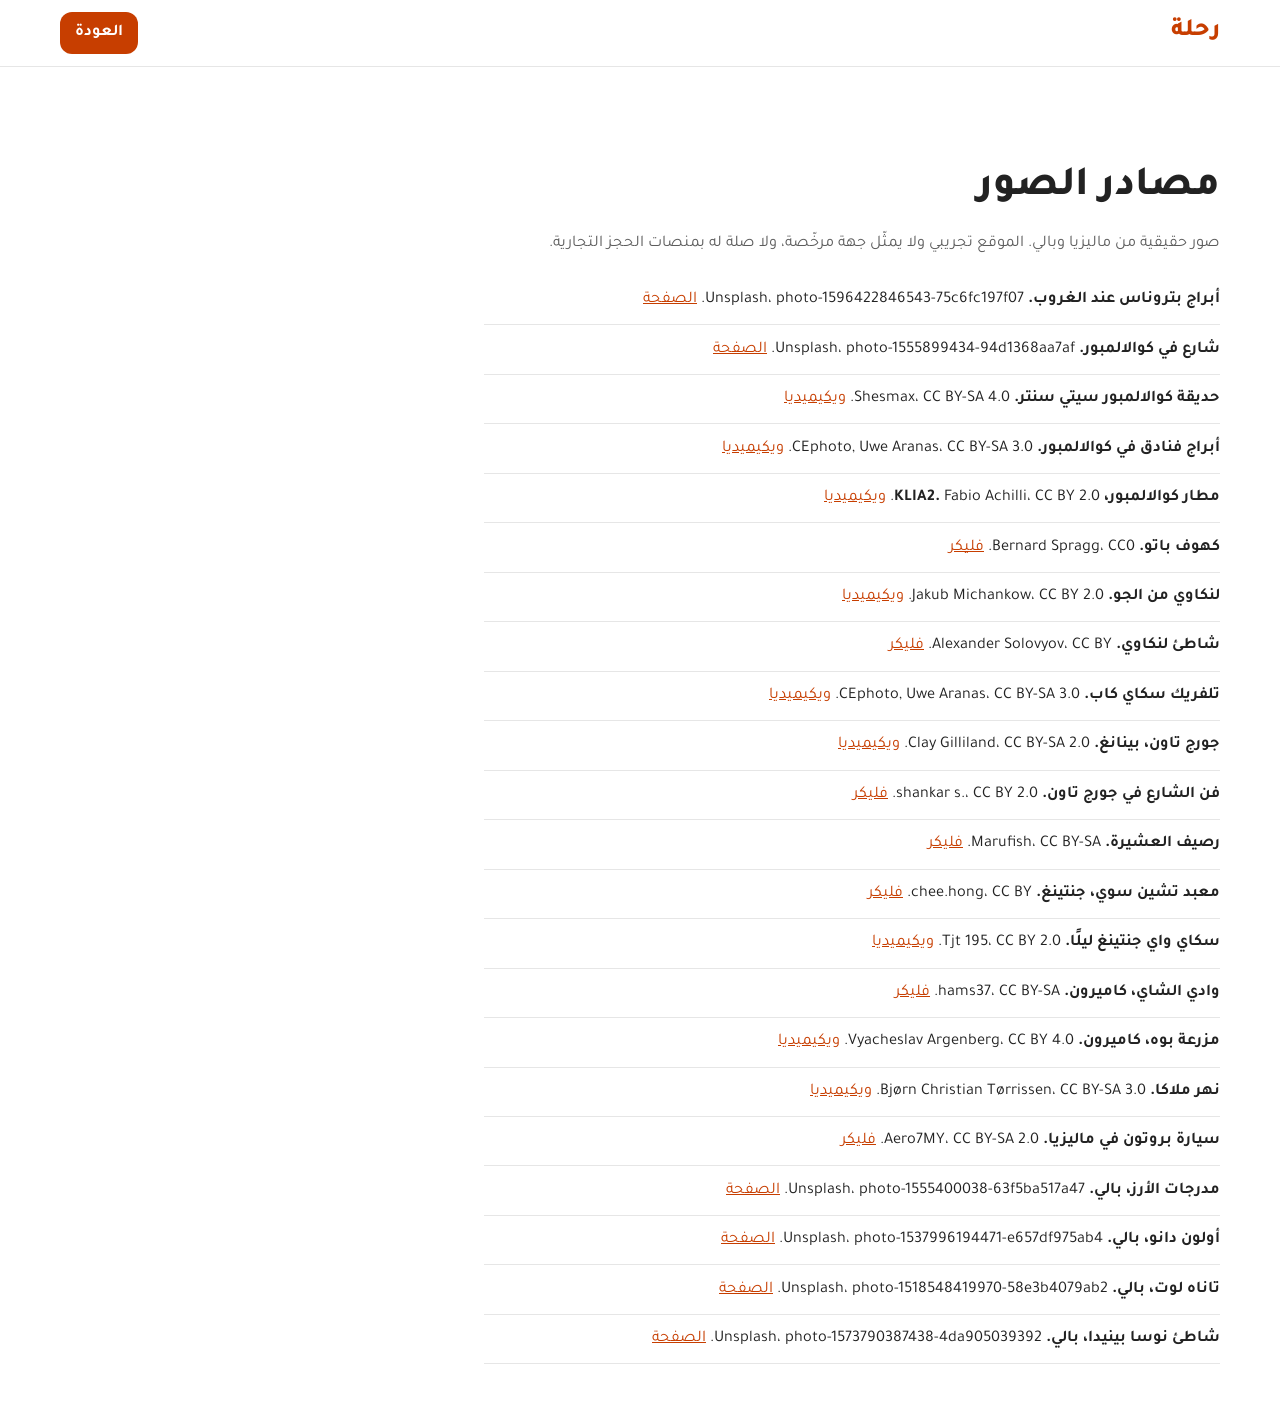
<file: credits.html>
<!DOCTYPE html>
<html lang="ar" dir="rtl">
<head>
  <meta charset="utf-8">
  <meta name="viewport" content="width=device-width, initial-scale=1">
  <title>مصادر الصور | رحلة</title>
  <meta name="description" content="مصادر صور موقع رحلة التجريبي وحقوق المصوّرين.">
  <link rel="canonical" href="https://mohammedbagowabair.github.io/Rihla-Arabic-Travel-Landing-Page/credits.html">
  <link rel="icon" href="favicon.svg" type="image/svg+xml">
  <link rel="preconnect" href="https://fonts.googleapis.com">
  <link rel="preconnect" href="https://fonts.gstatic.com" crossorigin>
  <link rel="stylesheet" href="https://fonts.googleapis.com/css2?family=Tajawal:wght@400;500;700;800&display=swap">
  <link rel="stylesheet" href="css/styles.css">
</head>
<body>
  <a class="skip" href="#credits">تخطّي إلى المحتوى</a>
  <header class="site-header">
    <div class="bar bar--simple">
      <a class="logo" href="index.html">رحلة</a>
      <a class="btn header-cta" style="grid-area:cta" href="index.html#activities">العودة</a>
    </div>
  </header>
  <main class="wrap credits" id="credits">
    <h1>مصادر الصور</h1>
    <p class="lede">صور حقيقية من ماليزيا وبالي. الموقع تجريبي ولا يمثّل جهة مرخّصة، ولا صلة له بمنصات الحجز التجارية.</p>
    <ul>
      <li><strong>أبراج بتروناس عند الغروب.</strong> Unsplash، photo-1596422846543-75c6fc197f07. <a href="https://unsplash.com/photos/1596422846543-75c6fc197f07" target="_blank" rel="noopener noreferrer">الصفحة</a></li>
      <li><strong>شارع في كوالالمبور.</strong> Unsplash، photo-1555899434-94d1368aa7af. <a href="https://unsplash.com/photos/1555899434-94d1368aa7af" target="_blank" rel="noopener noreferrer">الصفحة</a></li>
      <li><strong>حديقة كوالالمبور سيتي سنتر.</strong> Shesmax، CC BY-SA 4.0. <a href="https://commons.wikimedia.org/wiki/File:Kuala_Lumpur._KLCC_Park._2019-12-09_22-22-76.jpg" target="_blank" rel="noopener noreferrer">ويكيميديا</a></li>
      <li><strong>أبراج فنادق في كوالالمبور.</strong> CEphoto, Uwe Aranas، CC BY-SA 3.0. <a href="https://commons.wikimedia.org/wiki/File:Kuala_Lumpur_Malaysia_Renaissance-Kuala-Lumpur-Hotel_-01.jpg" target="_blank" rel="noopener noreferrer">ويكيميديا</a></li>
      <li><strong>مطار كوالالمبور، KLIA2.</strong> Fabio Achilli، CC BY 2.0. <a href="https://commons.wikimedia.org/w/index.php?curid=109959216" target="_blank" rel="noopener noreferrer">ويكيميديا</a></li>
      <li><strong>كهوف باتو.</strong> Bernard Spragg، CC0. <a href="https://www.flickr.com/photo.gne?id=17721587095" target="_blank" rel="noopener noreferrer">فليكر</a></li>
      <li><strong>لنكاوي من الجو.</strong> Jakub Michankow، CC BY 2.0. <a href="https://commons.wikimedia.org/wiki/File:Langkawi_-_aerial_view.jpg" target="_blank" rel="noopener noreferrer">ويكيميديا</a></li>
      <li><strong>شاطئ لنكاوي.</strong> Alexander Solovyov، CC BY. <a href="https://www.flickr.com/photo.gne?id=8767185305" target="_blank" rel="noopener noreferrer">فليكر</a></li>
      <li><strong>تلفريك سكاي كاب.</strong> CEphoto, Uwe Aranas، CC BY-SA 3.0. <a href="https://commons.wikimedia.org/wiki/File:Langkawi_Malaysia_Langkawi-Cable-Car-03.jpg" target="_blank" rel="noopener noreferrer">ويكيميديا</a></li>
      <li><strong>جورج تاون، بينانغ.</strong> Clay Gilliland، CC BY-SA 2.0. <a href="https://commons.wikimedia.org/wiki/File:George_Town_Penang,_Malaysia_(11804890966).jpg" target="_blank" rel="noopener noreferrer">ويكيميديا</a></li>
      <li><strong>فن الشارع في جورج تاون.</strong> shankar s.، CC BY 2.0. <a href="https://www.flickr.com/photos/77742560@N06/12255458836" target="_blank" rel="noopener noreferrer">فليكر</a></li>
      <li><strong>رصيف العشيرة.</strong> Marufish، CC BY-SA. <a href="https://www.flickr.com/photo.gne?id=5300518344" target="_blank" rel="noopener noreferrer">فليكر</a></li>
      <li><strong>معبد تشين سوي، جنتينغ.</strong> chee.hong، CC BY. <a href="https://www.flickr.com/photo.gne?id=794704813" target="_blank" rel="noopener noreferrer">فليكر</a></li>
      <li><strong>سكاي واي جنتينغ ليلًا.</strong> Tjt 195، CC BY 2.0. <a href="https://commons.wikimedia.org/wiki/File:Cable_Car_Genting_Highlands_Night.jpg" target="_blank" rel="noopener noreferrer">ويكيميديا</a></li>
      <li><strong>وادي الشاي، كاميرون.</strong> hams37، CC BY-SA. <a href="https://www.flickr.com/photo.gne?id=18498778973" target="_blank" rel="noopener noreferrer">فليكر</a></li>
      <li><strong>مزرعة بوه، كاميرون.</strong> Vyacheslav Argenberg، CC BY 4.0. <a href="https://commons.wikimedia.org/wiki/File:BOH_tea_estate_2,_Cameron_Highlands,_Malaysia.jpg" target="_blank" rel="noopener noreferrer">ويكيميديا</a></li>
      <li><strong>نهر ملاكا.</strong> Bjørn Christian Tørrissen، CC BY-SA 3.0. <a href="https://commons.wikimedia.org/wiki/File:Malacca_River_Walk_2012.JPG" target="_blank" rel="noopener noreferrer">ويكيميديا</a></li>
      <li><strong>سيارة بروتون في ماليزيا.</strong> Aero7MY، CC BY-SA 2.0. <a href="https://www.flickr.com/photo.gne?id=16696697545" target="_blank" rel="noopener noreferrer">فليكر</a></li>
      <li><strong>مدرجات الأرز، بالي.</strong> Unsplash، photo-1555400038-63f5ba517a47. <a href="https://unsplash.com/photos/1555400038-63f5ba517a47" target="_blank" rel="noopener noreferrer">الصفحة</a></li>
      <li><strong>أولون دانو، بالي.</strong> Unsplash، photo-1537996194471-e657df975ab4. <a href="https://unsplash.com/photos/1537996194471-e657df975ab4" target="_blank" rel="noopener noreferrer">الصفحة</a></li>
      <li><strong>تاناه لوت، بالي.</strong> Unsplash، photo-1518548419970-58e3b4079ab2. <a href="https://unsplash.com/photos/1518548419970-58e3b4079ab2" target="_blank" rel="noopener noreferrer">الصفحة</a></li>
      <li><strong>شاطئ نوسا بينيدا، بالي.</strong> Unsplash، photo-1573790387438-4da905039392. <a href="https://unsplash.com/photos/1573790387438-4da905039392" target="_blank" rel="noopener noreferrer">الصفحة</a></li>
    </ul>
  </main>
</body>
</html>
</file>
<file: css/styles.css>
:root {
  --orange: #c73e00;
  --orange-ink: #c73e00;
  --ink: #222;
  --muted: #5c5c5c;
  --line: #e6e6e6;
  --soft: #f5f5f5;
  --white: #fff;
  --shadow: 0 8px 24px rgba(0, 0, 0, 0.08);
  --radius: 14px;
  --max: 1160px;
  --font: "Tajawal", "Segoe UI", Tahoma, sans-serif;
  --hand: "Aref Ruqaa", "Tajawal", serif;
  --sea: #1a9b8e;
  --sun: #f6c445;
  --leaf: #2f9e6b;
}

*,
*::before,
*::after { box-sizing: border-box; }

html {
  overflow-x: clip;
  scroll-padding-top: 5.5rem;
  scroll-behavior: smooth;
}

body {
  margin: 0;
  overflow-x: clip;
  background: var(--white);
  color: var(--ink);
  font-family: var(--font);
  font-size: 1.02rem;
  line-height: 1.6;
}

img { max-width: 100%; display: block; }
h1, h2, h3, p, ul, ol, figure { margin: 0; }
ul, ol { padding: 0; list-style: none; }
a { color: inherit; }
button, input, select { font: inherit; color: inherit; }
[hidden] { display: none !important; }

:focus-visible {
  outline: 2px solid var(--orange);
  outline-offset: 2px;
}

.skip {
  position: absolute;
  inset-block-start: 0.5rem;
  inset-inline-start: 0.5rem;
  z-index: 80;
  transform: translateY(-160%);
  background: var(--ink);
  color: var(--white);
  padding: 0.45rem 0.8rem;
  border-radius: 999px;
  text-decoration: none;
}
.skip:focus { transform: none; }

.visually-hidden {
  position: absolute;
  inline-size: 1px;
  block-size: 1px;
  overflow: hidden;
  clip-path: inset(50%);
}

.wrap {
  width: min(var(--max), calc(100% - 1.5rem));
  margin-inline: auto;
}

.site-header {
  position: sticky;
  inset-block-start: 0;
  z-index: 40;
  background: var(--white);
  border-block-end: 1px solid var(--line);
}

.bar {
  display: grid;
  grid-template-columns: auto 1fr auto auto;
  grid-template-areas:
    "logo . currency cta"
    "search search search search"
    "nav nav nav nav";
  gap: 0.55rem 0.7rem;
  align-items: center;
  width: min(var(--max), calc(100% - 1.5rem));
  margin-inline: auto;
  padding-block: 0.65rem;
}

.logo {
  grid-area: logo;
  font-weight: 800;
  font-size: 1.55rem;
  line-height: 1;
  color: var(--orange);
  text-decoration: none;
}

.header-search { grid-area: search; }
.nav { grid-area: nav; }
.currency { grid-area: currency; justify-self: end; }
.header-cta { grid-area: cta; }
.bar--simple {
  display: flex;
  justify-content: space-between;
  align-items: center;
}

.mini-search,
.find {
  display: flex;
  align-items: center;
  gap: 0.4rem;
  background: var(--soft);
  border: 1px solid var(--line);
  border-radius: 12px;
  padding: 0.2rem;
  min-width: 0;
}
.mini-search input,
.find input {
  flex: 1;
  min-width: 0;
  border: 0;
  background: transparent;
  padding: 0.45rem 0.7rem;
  border-radius: 10px;
}
.mini-search input:focus,
.find input:focus { outline: none; }
.mini-search:focus-within,
.find:focus-within { outline: 2px solid var(--orange); outline-offset: 1px; }

.nav {
  display: flex;
  gap: 0.15rem 0.95rem;
  overflow-x: auto;
  max-width: 100%;
  scrollbar-width: none;
}
.nav a {
  white-space: nowrap;
  text-decoration: none;
  font-weight: 500;
  color: var(--ink);
  padding-block: 0.35rem;
}
.nav a:hover,
.nav a.is-on { color: var(--orange); }

.currency {
  padding: 0.25rem 0.6rem;
  border: 1px solid var(--line);
  border-radius: 999px;
  font-size: 0.82rem;
  font-weight: 700;
  color: var(--muted);
  background: var(--white);
}

.btn {
  display: inline-flex;
  align-items: center;
  justify-content: center;
  gap: 0.35rem;
  min-block-size: 2.6rem;
  padding-inline: 0.95rem;
  border: 0;
  border-radius: 12px;
  background: var(--orange);
  color: var(--white);
  font-weight: 700;
  text-decoration: none;
  cursor: pointer;
}
.btn:hover { background: #b33700; }
.btn--sm { min-block-size: 2.25rem; padding-inline: 0.7rem; font-size: 0.86rem; border-radius: 10px; }
.btn--block { inline-size: 100%; }
.btn--line {
  background: var(--white);
  color: var(--ink);
  border: 1px solid var(--line);
}
.btn--line:hover { background: var(--soft); }

.hero {
  position: relative;
  min-block-size: 28rem;
  margin-block-start: 0.9rem;
  border-radius: 16px;
  overflow: hidden;
  display: grid;
  align-items: end;
  color: var(--white);
}
.hero__media,
.hero__shade { position: absolute; inset: 0; }
.hero__media { inline-size: 100%; block-size: 100%; object-fit: cover; object-position: center 42%; }
.hero__shade {
  background: linear-gradient(180deg, rgba(0, 0, 0, 0.18) 10%, rgba(0, 0, 0, 0.62) 100%);
}
.hero__content {
  position: relative;
  z-index: 1;
  padding: 1.4rem 1rem 1.3rem;
  max-inline-size: 44rem;
}
.hero h1 {
  font-size: clamp(1.85rem, 5vw, 3.15rem);
  font-weight: 800;
  line-height: 1.25;
  text-shadow: 0 2px 14px rgba(0, 0, 0, 0.35);
}
.hero p { margin-block-start: 0.45rem; max-inline-size: 34rem; }
.find {
  margin-block-start: 0.9rem;
  background: var(--white);
  color: var(--ink);
  border-radius: 16px;
  padding: 0.4rem;
  box-shadow: 0 12px 30px rgba(0, 0, 0, 0.18);
}
.find input { padding: 0.7rem 0.8rem; font-size: 1.02rem; }
.find .btn { min-block-size: 3rem; }

.cats { padding-block: 1.3rem 0.4rem; }
.cat-row {
  display: flex;
  gap: 0.35rem;
  overflow-x: auto;
  max-width: 100%;
  padding-block-end: 0.4rem;
  scrollbar-width: thin;
}
.cat {
  flex: 0 0 5.6rem;
  display: grid;
  justify-items: center;
  gap: 0.4rem;
  border: 0;
  background: transparent;
  cursor: pointer;
  color: var(--ink);
  font-weight: 500;
  font-size: 0.84rem;
  line-height: 1.3;
  text-align: center;
}
.cat span {
  display: grid;
  place-items: center;
  inline-size: 4rem;
  block-size: 4rem;
  border-radius: 50%;
  background: var(--soft);
  color: var(--orange);
}
.cat.is-on span { background: var(--orange); color: var(--white); }
.cat.is-on { color: var(--orange); }

.section { padding-block: 1.6rem; }
.section-head {
  display: flex;
  flex-wrap: wrap;
  align-items: baseline;
  justify-content: space-between;
  gap: 0.4rem 1rem;
  margin-block-end: 0.85rem;
}
.section h2 { font-size: clamp(1.35rem, 2.4vw, 1.7rem); font-weight: 800; line-height: 1.35; }
.demo-note { color: var(--muted); font-size: 0.92rem; }

.rail-wrap { position: relative; }
.rail {
  display: flex;
  gap: 0.75rem;
  overflow-x: auto;
  scroll-snap-type: x mandatory;
  max-width: 100%;
  padding-block-end: 0.35rem;
  scrollbar-width: thin;
}
.rail > * { scroll-snap-align: start; }

.arrow {
  display: none;
  position: absolute;
  inset-block-start: 42%;
  z-index: 2;
  inline-size: 2.4rem;
  block-size: 2.4rem;
  border: 1px solid var(--line);
  border-radius: 50%;
  background: var(--white);
  box-shadow: var(--shadow);
  cursor: pointer;
  color: var(--ink);
}
.arrow--prev { inset-inline-start: -0.2rem; }
.arrow--next { inset-inline-end: -0.2rem; }

.promo {
  position: relative;
  flex: 0 0 86%;
  min-block-size: 11.5rem;
  border-radius: 16px;
  overflow: hidden;
  color: var(--white);
  display: grid;
  align-items: end;
}
.promo img { position: absolute; inset: 0; inline-size: 100%; block-size: 100%; object-fit: cover; }
.promo__shade {
  position: absolute;
  inset: 0;
  background: linear-gradient(90deg, rgba(0, 0, 0, 0.25), rgba(0, 0, 0, 0.72));
}
.promo__copy {
  position: relative;
  z-index: 1;
  padding-block: 1rem;
  padding-inline: 2.5rem;
  display: grid;
  gap: 0.4rem;
  justify-items: start;
}
.promo h3,
.promo p { max-inline-size: 15rem; }
.promo h3 { font-size: 1.2rem; font-weight: 800; line-height: 1.35; }

.dest {
  position: relative;
  flex: 0 0 9.6rem;
  block-size: 13.2rem;
  border-radius: 14px;
  overflow: hidden;
  color: var(--white);
}
.dest img { inline-size: 100%; block-size: 100%; object-fit: cover; }
.dest figcaption {
  position: absolute;
  inset-inline: 0;
  inset-block-end: 0;
  padding: 1.6rem 0.7rem 0.7rem;
  background: linear-gradient(transparent, rgba(0, 0, 0, 0.72));
  font-weight: 800;
  font-size: 1.02rem;
}

.cards {
  display: flex;
  gap: 0.75rem;
  overflow-x: auto;
  scroll-snap-type: x mandatory;
  max-width: 100%;
  padding-block-end: 0.4rem;
  scrollbar-width: thin;
}
.card {
  flex: 0 0 78%;
  scroll-snap-align: start;
  display: flex;
  flex-direction: column;
  background: var(--white);
  border: 1px solid #eee;
  border-radius: var(--radius);
  overflow: hidden;
  box-shadow: var(--shadow);
  min-width: 0;
}
.card__media { position: relative; aspect-ratio: 4 / 3; background: var(--soft); }
.card__media img { inline-size: 100%; block-size: 100%; object-fit: cover; }
.fav {
  position: absolute;
  inset-block-start: 0.55rem;
  inset-inline-start: 0.55rem;
  inline-size: 2.3rem;
  block-size: 2.3rem;
  border: 0;
  border-radius: 50%;
  background: var(--white);
  color: var(--ink);
  display: grid;
  place-items: center;
  cursor: pointer;
  box-shadow: 0 2px 8px rgba(0, 0, 0, 0.12);
}
.fav.is-on { color: var(--orange); }
.fav.is-on svg { fill: currentColor; }
.card__body {
  display: flex;
  flex-direction: column;
  gap: 0.4rem;
  padding: 0.7rem 0.75rem 0.8rem;
  flex: 1;
}
.card__meta { color: var(--muted); font-size: 0.82rem; }
.card h3 {
  font-size: 1.02rem;
  font-weight: 700;
  line-height: 1.45;
  display: -webkit-box;
  -webkit-line-clamp: 2;
  -webkit-box-orient: vertical;
  overflow: hidden;
}
.chips { display: flex; flex-wrap: wrap; gap: 0.3rem; }
.chip {
  padding: 0.12rem 0.5rem;
  border-radius: 999px;
  background: var(--soft);
  color: #333;
  font-size: 0.75rem;
  font-weight: 500;
}
.card__foot {
  display: flex;
  align-items: center;
  justify-content: space-between;
  gap: 0.45rem;
  margin-block-start: auto;
}
.price { font-size: 0.84rem; color: var(--muted); }
.price strong { color: var(--orange-ink); font-size: 1.08rem; font-weight: 800; }

.empty {
  padding: 1rem;
  border-radius: 12px;
  background: var(--soft);
}
.empty a { color: var(--orange); font-weight: 700; }

.why-grid {
  display: grid;
  gap: 0.7rem;
}
.why {
  display: grid;
  grid-template-columns: auto 1fr;
  gap: 0.7rem;
  align-items: start;
  padding: 0.9rem;
  border-radius: 12px;
  background: var(--soft);
}
.why span {
  display: grid;
  place-items: center;
  inline-size: 2.6rem;
  block-size: 2.6rem;
  border-radius: 10px;
  background: var(--white);
  color: var(--orange);
}
.why h3 { font-size: 1.02rem; font-weight: 700; }
.why p { color: var(--muted); font-size: 0.92rem; }

.plan {
  display: grid;
  gap: 1rem;
  padding: 1rem;
  border-radius: 16px;
  background: #fff4ee;
}
.plan h2 { font-size: clamp(1.4rem, 2.5vw, 1.85rem); font-weight: 800; }
.plan .lede { color: var(--muted); margin-block: 0.35rem 0; }
.fields { display: grid; gap: 0.65rem; }
.field { display: grid; gap: 0.25rem; font-weight: 500; }
.field input,
.field select {
  inline-size: 100%;
  min-block-size: 2.9rem;
  padding: 0.55rem 0.7rem;
  border: 1px solid #e4e4e4;
  border-radius: 12px;
  background: var(--white);
}
.field input:focus,
.field select:focus {
  border-color: var(--orange);
  outline: 3px solid rgba(199, 62, 0, 0.2);
}
.plan-actions { display: flex; flex-wrap: wrap; gap: 0.5rem; }
.hp {
  position: absolute;
  inline-size: 1px;
  block-size: 1px;
  overflow: hidden;
  clip-path: inset(50%);
}

.site-footer {
  background: var(--soft);
  padding-block: 2rem 1.2rem;
  margin-block-start: 0.5rem;
}
.footer-grid {
  display: grid;
  gap: 1.2rem;
}
.site-footer h2 { font-size: 1.4rem; font-weight: 800; color: var(--orange); }
.site-footer h3 { font-size: 1rem; font-weight: 700; margin-block-end: 0.4rem; }
.site-footer a { text-decoration: none; }
.site-footer a:hover { text-decoration: underline; }
.site-footer ul { display: grid; gap: 0.28rem; }
.site-footer p,
.site-footer li { color: #333; }
.legal {
  margin-block-start: 1.2rem;
  padding-block-start: 0.8rem;
  border-block-start: 1px solid #e0e0e0;
  color: var(--muted);
  font-size: 0.9rem;
}

.credits { padding-block: 5.5rem 3rem; }
.credits h1 { font-size: clamp(1.8rem, 4vw, 2.6rem); font-weight: 800; }
.credits .lede { margin-block: 0.6rem 1.2rem; color: var(--muted); }
.credits li { padding-block: 0.7rem; border-block-end: 1px solid var(--line); max-inline-size: 46rem; }
.credits a { color: var(--orange); }

@media (min-width: 720px) {
  .promo { flex-basis: calc((100% - 0.75rem) / 2.15); }
  .why-grid { grid-template-columns: 1fr 1fr; }
  .fields { grid-template-columns: 1fr 1fr; }
  .plan { grid-template-columns: 0.9fr 1.1fr; align-items: center; padding: 1.4rem; }
  .footer-grid { grid-template-columns: 1.3fr 1fr 1fr 1fr; }
  .arrow { display: grid; place-items: center; }
}

@media (min-width: 1020px) {
  .bar {
    grid-template-columns: auto minmax(11rem, 16rem) minmax(0, 1fr) auto auto;
    grid-template-areas: "logo search nav currency cta";
    padding-block: 0.75rem;
  }
  .hero { min-block-size: 26rem; align-items: center; }
  .hero__content { padding: 2rem; }
  .cat { flex: 1 1 0; }
  .promo { flex-basis: calc((100% - 1.5rem) / 3); }
  .cards {
    display: grid;
    grid-template-columns: repeat(4, 1fr);
    overflow: visible;
  }
  .card { flex: none; }
  .why-grid { grid-template-columns: repeat(4, 1fr); }
}

@media (max-width: 520px) {
  .find { flex-wrap: wrap; }
  .find .btn { inline-size: 100%; }
}

@media (prefers-reduced-motion: reduce) {
  html { scroll-behavior: auto; }
  .card { transition: none; }
}

@media (prefers-reduced-motion: no-preference) {
  .card { transition: transform 0.2s ease, box-shadow 0.2s ease; }
  .card:hover { transform: translateY(-6px) rotate(-1.1deg); box-shadow: 0 14px 28px rgba(0, 0, 0, 0.12); }
}

.hero__art, .stickers, .wave, .leaf { pointer-events: none; }
.hero__content { z-index: 2; }
.hero__art { position: absolute; inset: 0; z-index: 1; }
.flightbox { position: absolute; inset-block-start: 0.4rem; inset-inline-end: 0.6rem; inline-size: 380px; block-size: 96px; overflow: hidden; }
.flightbox svg { display: block; max-width: 100%; }
.leaf--hero { position: absolute; inset-block-start: auto; inset-block-end: 4.4rem; inset-inline-end: 0.6rem; inset-inline-start: auto; opacity: .85; }
.stickers { position: absolute; inset: 0; z-index: 1; }
.sticker {
  position: absolute;
  padding: 0.35rem 0.7rem;
  border-radius: 999px;
  background: #fff;
  color: var(--ink);
  font-weight: 800;
  font-size: 0.85rem;
  box-shadow: 0 8px 18px rgba(0, 0, 0, .18);
  animation: floaty 4.5s ease-in-out infinite;
}
.sticker--a { inset-block-start: 0.7rem; inset-inline-end: 0.7rem; transform: rotate(-7deg); color: #0f6e64; }
.sticker--b { inset-block-start: 3.1rem; inset-inline-end: 1.6rem; transform: rotate(6deg); animation-delay: .6s; color: #6d4a00; }
.sticker--c { inset-block-start: 5.5rem; inset-inline-end: 0.55rem; transform: rotate(-4deg); animation-delay: 1s; color: var(--orange); }
.wave { position: absolute; inset-inline: 0; inset-block-end: -1px; z-index: 1; inline-size: 100%; block-size: 54px; }
.leaf--corner { position: absolute; inset-block-start: auto; inset-block-end: -0.8rem; inset-inline-end: -0.5rem; inline-size: 64px; opacity: .35; }

.mood, .route-sec { position: relative; overflow: hidden; }
.mood-grid { display: grid; grid-template-columns: repeat(2, 1fr); gap: 0.7rem; }
.mood-tile {
  min-block-size: 8.6rem;
  border: 0;
  border-radius: 16px;
  background-color: var(--tile);
  background-image:
    radial-gradient(circle at 18% 22%, rgba(255,255,255,.35) 0 10px, transparent 11px),
    radial-gradient(circle at 82% 78%, rgba(255,255,255,.22) 0 18px, transparent 19px),
    repeating-linear-gradient(135deg, rgba(255,255,255,.14) 0 8px, transparent 8px 16px);
  color: #fff;
  font-weight: 800;
  font-size: 1.15rem;
  cursor: pointer;
  display: grid;
  align-content: center;
  justify-items: center;
  gap: 0.15rem;
  box-shadow: var(--shadow);
}
.mood-tile .ico { font-size: 3.4rem; line-height: 1; }
.mood-tile[data-mood="family"] { color: #222; }
.mood-tile.is-on { box-shadow: 0 0 0 3px #222; }
.itinerary {
  margin-block-start: 0.9rem;
  padding: 1rem;
  border-radius: 16px;
  background: var(--soft);
  display: grid;
  gap: 0.55rem;
}
.itinerary__kicker { color: var(--sea); font-weight: 700; }
.days { display: grid; gap: 0.35rem; }
.days li { background: #fff; border-radius: 10px; padding: 0.45rem 0.7rem; }

.marquee { overflow: hidden; max-width: 100%; contain: inline-size; background: #fff8ee; border-block: 1px solid #f0e2c8; }
.marquee__track { display: flex; direction: ltr; inline-size: max-content; animation: tick 28s linear infinite; }
.marquee span { padding: 0.45rem 0; font-weight: 800; color: #8a5a00; white-space: nowrap; }

.map-layout { display: grid; gap: 0.8rem; margin-block-end: 1rem; }
.map-stage { position: relative; }
.map-svg { inline-size: 100%; block-size: auto; display: block; }
.pin {
  position: absolute;
  left: var(--x);
  top: var(--y);
  transform: translate(-50%, -50%);
  border: 0;
  background: #fff;
  color: #14342c;
  font-weight: 800;
  font-size: 0.78rem;
  white-space: nowrap;
  cursor: pointer;
  min-block-size: 1.75rem;
  padding: 0.2rem 0.6rem;
  border-radius: 999px;
  box-shadow: 0 4px 12px rgba(0, 0, 0, .14);
  z-index: 2;
}
.pin.is-on { background: var(--orange); color: #fff; }
.map-svg .map-dot { transform-box: fill-box; transform-origin: center; }
.map-card {
  display: grid;
  grid-template-columns: 116px 1fr;
  gap: 0.7rem;
  align-items: center;
  padding: 0.7rem;
  border-radius: 16px;
  background: #fff;
  border: 1px solid var(--line);
  box-shadow: var(--shadow);
}
.map-card img { inline-size: 116px; block-size: 88px; object-fit: cover; border-radius: 12px; }
.map-card h3 { font-size: 1.15rem; }
.map-card p { color: var(--muted); font-size: 0.92rem; margin-block: 0.15rem 0.45rem; }

.card { position: relative; }
.card[data-cat]::before {
  content: "";
  position: absolute;
  z-index: 2;
  inset-block-start: 0.7rem;
  inset-inline-end: 0.6rem;
  padding: 0.12rem 0.5rem;
  border-radius: 999px;
  color: #fff;
  font-size: 0.72rem;
  font-weight: 800;
}
.card[data-cat="sights"]::before { content: "معالم"; background: #0f766e; }
.card[data-cat="tours"]::before { content: "جولات"; background: #b8860b; }
.card[data-cat="transfer"]::before { content: "نقل"; background: #1d4e89; }
.card[data-cat="hotels"]::before { content: "فندق"; background: #0f766e; }
.card[data-cat="esim"]::before { content: "شريحة"; background: #3d5a80; }
.card[data-cat="cars"]::before { content: "سيارة"; background: #1d4e89; }
.card[data-cat="islands"]::before { content: "جزر"; background: #147a63; }
.card[data-cat="honeymoon"]::before { content: "عسل"; background: #9d3c55; }

.route { position: relative; display: grid; gap: 0.9rem; margin-block-end: 1rem; }
.route-svg { position: absolute; inset-block: 0; inset-inline-start: 0.95rem; inline-size: 8px; block-size: 100%; }
.route-line { fill: none; stroke: var(--orange); stroke-width: 2; stroke-dasharray: 0.012 0.016; stroke-dashoffset: 1; }
.route.is-drawn .route-line { stroke-dashoffset: 0; transition: stroke-dashoffset 1.6s linear; }
.stop { display: grid; grid-template-columns: 2.4rem 1fr; gap: 0.7rem; align-items: start; }
.stop__mark {
  inline-size: 2.2rem;
  block-size: 2.2rem;
  border-radius: 50%;
  background: #fff;
  border: 2px solid var(--sun);
  color: var(--sea);
  display: grid;
  place-items: center;
  position: relative;
  z-index: 1;
}
.stop__body { background: var(--soft); border-radius: 16px; padding: 0.75rem; display: grid; gap: 0.3rem; }
.stop__day { color: var(--orange); font-weight: 800; }
.stop__body img { inline-size: 100%; max-block-size: 180px; object-fit: cover; border-radius: 12px; }

.wall {
  display: grid;
  grid-template-columns: 1fr 1fr;
  gap: 0.8rem;
  overflow: hidden;
  padding: 0.6rem;
}
.polaroid {
  background: #fff;
  padding: 0.45rem 0.45rem 0.2rem;
  border-radius: 4px;
  box-shadow: var(--shadow);
  transform: rotate(-3deg);
}
.polaroid:nth-child(even) { transform: rotate(3deg); }
.polaroid:nth-child(3n) { transform: rotate(-1.5deg); }
.polaroid img { inline-size: 100%; block-size: 140px; object-fit: cover; }
.polaroid figcaption {
  font-family: var(--hand);
  text-align: center;
  font-size: 1.25rem;
  padding: 0.35rem 0.2rem 0.45rem;
}
.polaroid::before {
  content: "";
  display: block;
  inline-size: 42%;
  block-size: 14px;
  margin: -0.2rem auto 0.35rem;
  background: rgba(246, 196, 69, .55);
  transform: rotate(-2deg);
}

.tips { display: grid; gap: 0.7rem; }
.tip { background: var(--soft); border-radius: 16px; padding: 0.85rem; display: grid; gap: 0.3rem; }
.tip svg { inline-size: 42px; block-size: 42px; }
.tip h3 { font-size: 1.05rem; }
.tip p { color: #333; font-size: 0.95rem; }

.ticket-row { display: grid; gap: 0.8rem; }
.pass, .ticket {
  background: #fffdf8;
  border-radius: 18px;
  padding: 1rem;
  box-shadow: var(--shadow);
  display: grid;
  gap: 0.55rem;
  position: relative;
}
.pass {
  background:
    radial-gradient(circle at 0 50%, transparent 10px, #fffdf8 11px) left / 18px 28px repeat-y,
    #fffdf8;
  border: 2px dashed #e6c48a;
}
.pass__kicker { color: var(--sea); font-weight: 800; letter-spacing: 0; }
.pass__meta { display: grid; grid-template-columns: repeat(3, 1fr); gap: 0.4rem; }
.pass__meta dt { color: var(--muted); font-size: 0.78rem; }
.pass__meta dd { font-weight: 800; font-size: 1.05rem; }
.barcode { inline-size: 100%; block-size: 42px; }
.ticket { border: 2px solid #f0d7b0; }

@media (min-width: 800px) {
  .mood-grid { grid-template-columns: repeat(3, 1fr); }
  .map-layout { grid-template-columns: 1.4fr 0.8fr; align-items: center; }
  .map-card { grid-template-columns: 1fr; }
  .map-card img { inline-size: 100%; block-size: 160px; }
  .wall { grid-template-columns: repeat(3, 1fr); }
  .tips { grid-template-columns: repeat(3, 1fr); }
  .ticket-row { grid-template-columns: 0.9fr 1.1fr; align-items: stretch; }
  .stop:nth-child(even) .stop__body { margin-inline-start: 8%; }
}

@media (max-width: 1000px) {
  .leaf--hero { display: none; }
}
@media (max-width: 700px) {
  .flightbox { transform: scale(0.55); transform-origin: top left; }
}
@media (max-width: 600px) {
  .stickers { display: none; }
}

@media (prefers-reduced-motion: no-preference) {
  .js .reveal { opacity: 0; transform: translateY(16px); transition: opacity .6s ease, transform .6s ease; }
  .js .reveal.is-in { opacity: 1; transform: none; }
  .polaroid { transition: transform .25s ease; }
  .polaroid:hover { transform: rotate(0) translateY(-4px); }
}

@media (prefers-reduced-motion: reduce) {
  .plane, .sticker, .pin::before, .marquee__track { animation: none; }
  .route-line { stroke-dashoffset: 0; }
  .card:hover, .polaroid:hover { transform: none; }
  .js .reveal { opacity: 1; transform: none; }
}

@keyframes fly { to { offset-distance: 100%; } }
@keyframes floaty {
  0%, 100% { translate: 0 0; }
  50% { translate: 0 -6px; }
}
@keyframes pulse {
  70% { box-shadow: 0 0 0 10px rgba(199, 62, 0, 0); }
  100% { box-shadow: 0 0 0 0 rgba(199, 62, 0, 0); }
}
@keyframes tick { to { transform: translateX(-50%); } }
</file>
